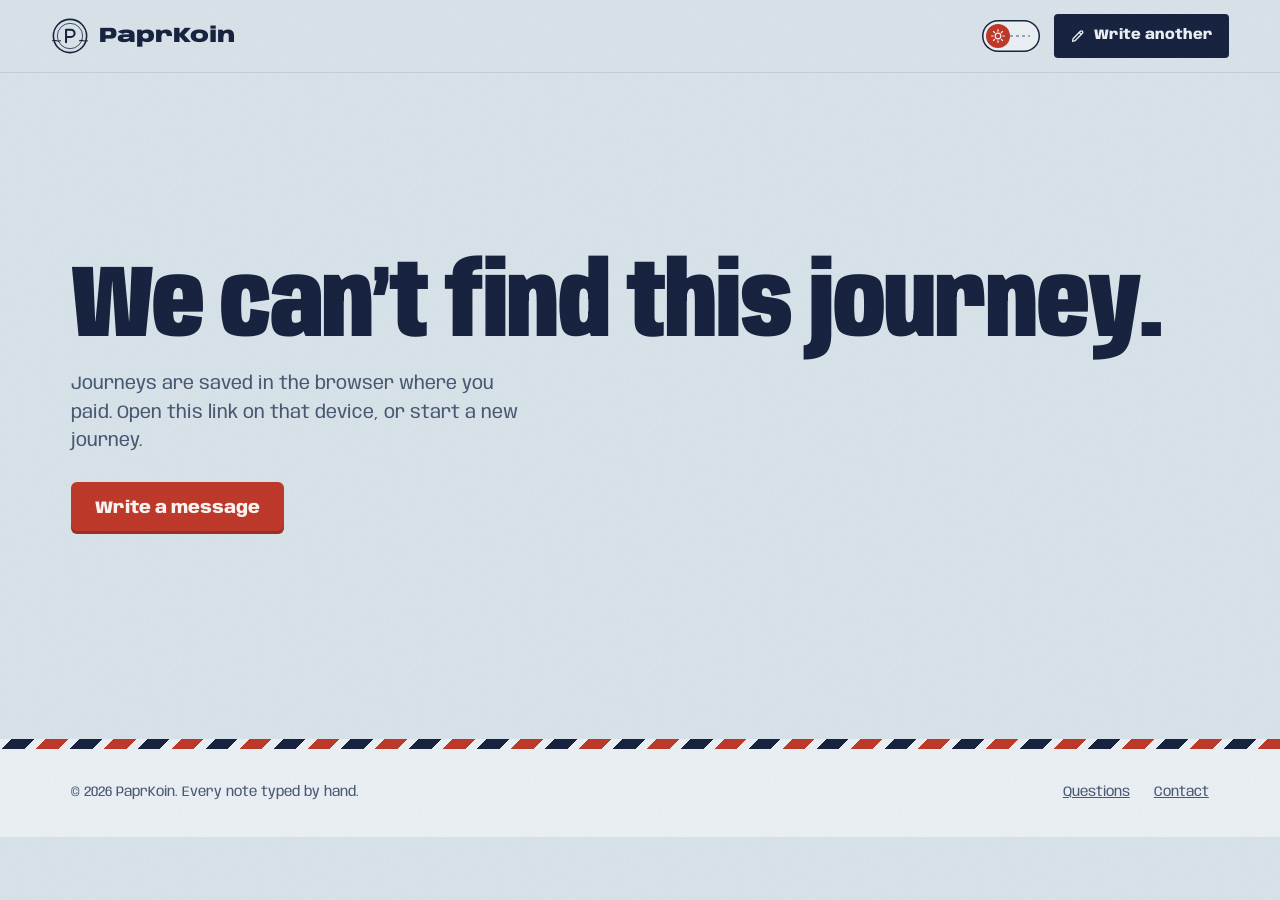
<file: journey.html>
<!doctype html>
<html lang="en" class="no-js">
<head>
  <meta charset="utf-8">
  <meta name="viewport" content="width=device-width, initial-scale=1, viewport-fit=cover">
  <title>Your journey · PaprKoin</title>
  <meta name="description" content="Your PaprKoin journey: a film for every place your words reached, and your certificate.">
  <meta name="robots" content="noindex">
  <meta name="theme-color" content="#DCE6EC">
  <link rel="icon" href="assets/favicon.svg" type="image/svg+xml">
  <link rel="preconnect" href="https://fonts.googleapis.com">
  <link rel="preconnect" href="https://fonts.gstatic.com" crossorigin>
  <link href="https://fonts.googleapis.com/css2?family=Anybody:ital,wdth,wght@0,50..150,100..900;1,50..150,100..900&family=Courier+Prime:ital,wght@0,400;0,700;1,400&display=swap" rel="stylesheet">
  <link rel="stylesheet" href="css/styles.css?v=82">
  <link rel="stylesheet" href="css/journey.css?v=82">
  <script>
    (function () {
      var d = document.documentElement, t = null;
      d.classList.replace('no-js', 'js');
      try { t = localStorage.getItem('pk.theme'); } catch (e) { /* storage blocked */ }
      if (t !== 'light' && t !== 'dark') t = matchMedia('(prefers-color-scheme: dark)').matches ? 'dark' : 'light';
      d.dataset.theme = t;
    })();
  </script>
</head>
<body class="journey-page">
  <a class="skip-link" href="#main">Skip to content</a>
  <div class="paper-grain" aria-hidden="true"></div>

  <header class="nav is-scrolled jr-nav">
    <a href="index.html" class="brand" aria-label="PaprKoin home">
      <svg class="brand-mark" viewBox="0 0 48 48" aria-hidden="true">
        <circle cx="24" cy="24" r="21" fill="none" stroke="currentColor" stroke-width="2"/>
        <circle cx="24" cy="24" r="16" fill="none" stroke="currentColor" stroke-width="1"/>
        <path d="M19 32V16h6.2a4.6 4.6 0 0 1 0 9.2H19" fill="none" stroke="currentColor" stroke-width="2.6" stroke-linecap="round" stroke-linejoin="round"/>
        <path d="M2 30c4-2 6 2 10 0M36 30c4-2 6 2 10 0" fill="none" stroke="currentColor" stroke-width="1.4" stroke-linecap="round"/>
      </svg>
      <span class="brand-word">PaprKoin</span>
    </a>
    <div class="nav-actions">
      <button class="theme-toggle" type="button" data-theme-toggle aria-pressed="false" aria-label="Dark mode">
        <span class="tt-knob" aria-hidden="true">
          <svg class="tt-sun" viewBox="0 0 24 24"><circle cx="12" cy="12" r="4.2"/><path d="M12 2.5v2.2M12 19.3v2.2M2.5 12h2.2M19.3 12h2.2M5.3 5.3l1.6 1.6M17.1 17.1l1.6 1.6M5.3 18.7l1.6-1.6M17.1 6.9l1.6-1.6"/></svg>
          <svg class="tt-moon" viewBox="0 0 24 24"><path d="M19.5 14.6A8 8 0 0 1 9.4 4.5a8 8 0 1 0 10.1 10.1Z"/></svg>
        </span>
      </button>
      <a class="jr-again" href="index.html#home">
        <svg viewBox="0 0 24 24" aria-hidden="true"><path d="M4 20l3.6-1 11-11a2.1 2.1 0 0 0-3-3l-11 11L4 20Z"/><path d="M13.5 6.5l3 3"/></svg>
        <span>Write another</span>
      </a>
    </div>
  </header>

  <main id="main" class="jr">
    <!-- the journey, at a glance -->
    <section class="jr-hero wrap" id="jrHero" hidden>
      <div class="jr-intro">
        <p class="jr-status"><span aria-hidden="true"></span><b id="jrStatus">Delivered</b></p>
        <h1 class="jr-title">Your words arrived.</h1>
        <p class="jr-lede" id="jrLede"></p>
        <a class="jr-jump" href="#jrCert">Get your certificate</a>
      </div>
      <figure class="jr-note">
        <blockquote id="jrNote"></blockquote>
        <figcaption><span id="jrFrom">From your town</span><span id="jrId">PK</span></figcaption>
      </figure>
    </section>

    <!-- one film per destination -->
    <section class="jr-videos wrap" id="jrVideos" aria-labelledby="jrVideosTitle" hidden>
      <div class="jr-head">
        <h2 class="h2" id="jrVideosTitle">Your films</h2>
        <p id="jrVideosLede">One for each place your words reached. Play them here, or save them to keep and share.</p>
      </div>
      <ol class="jv-grid" id="jvGrid"></ol>
    </section>

    <!-- the certificate -->
    <section class="jr-cert wrap" id="jrCert" aria-labelledby="jrCertTitle" hidden>
      <div class="jr-head">
        <h2 class="h2" id="jrCertTitle">Your certificate</h2>
        <p>Proof of the journey, with your name, your words and every place they reached. Print it, frame it, or send it on.</p>
      </div>
      <div class="jr-cert-body">
        <div class="jr-cert-frame"><img id="certImg" alt="" width="2480" height="1754"></div>
        <div class="jr-cert-actions">
          <button class="btn-pay" type="button" id="certPdf"><span>Download certificate (PDF)</span><svg viewBox="0 0 24 24" aria-hidden="true"><path d="M12 4v11M7 10l5 5 5-5M5 20h14"/></svg></button>
          <button class="jr-btn" type="button" id="certPng">Download as an image (PNG)</button>
          <p class="jr-small">A4 landscape, ready to print.</p>
        </div>
      </div>
    </section>

    <!-- nothing to show -->
    <section class="jr-missing wrap" id="jrMissing" hidden>
      <h1 class="jr-title" id="jrMissingTitle">We can’t find this journey.</h1>
      <p id="jrMissingText">Journeys are saved in the browser where you paid. Open this link on that device, or start a new journey.</p>
      <a class="btn-pay jr-start" href="index.html#home"><span>Write a message</span></a>
    </section>
  </main>

  <footer class="jr-foot">
    <div class="ft-airmail" aria-hidden="true"></div>
    <div class="wrap jr-foot-in">
      <p>© 2026 PaprKoin. Every note typed by hand.</p>
      <a href="index.html#faq">Questions</a>
      <a href="index.html#contact">Contact</a>
    </div>
  </footer>

  <div class="toasts" id="toasts" role="status" aria-live="polite"></div>

  <svg class="svg-defs" width="0" height="0" aria-hidden="true" focusable="false">
    <filter id="inkWorn" x="-10%" y="-20%" width="120%" height="140%">
      <feTurbulence type="fractalNoise" baseFrequency="1.4" numOctaves="2" seed="11" result="grain"/>
      <feColorMatrix in="grain" type="matrix" values="0 0 0 0 0  0 0 0 0 0  0 0 0 0 0  0 0 0 -2.4 2.25" result="holes"/>
      <feComposite in="SourceGraphic" in2="holes" operator="in"/>
    </filter>
  </svg>

  <script type="module" src="js/journey.js?v=82"></script>
</body>
</html>
</file>
<file: css/styles.css>
/* ==========================================================================
   PaprKoin — airmail paper, blue-black ink, postmark red
   ========================================================================== */
:root {
  --paper: #dce6ec;      /* onionskin airmail */
  --sheet: #eef3f6;      /* postcard / stamp face */
  --fold: #c3d2dd;       /* shade, creases */
  --ink: #172340;        /* blue-black fountain-pen ink */
  --ink-2: #4b5a75;      /* faded ink */
  --post: #c23a2b;       /* postmark red */
  --post-2: #9e2a1f;

  --f-sans: 'Anybody', 'Arial Narrow', system-ui, sans-serif;
  --f-type: 'Courier Prime', 'Courier New', monospace;

  /* type scale (classical: 12 14 17 21 26 34 48 64 96 144) */
  --t-12: .75rem; --t-14: .875rem; --t-17: 1.0625rem; --t-21: 1.3125rem; --t-26: 1.625rem;
  --t-34: 2.125rem; --t-48: 3rem; --t-64: 4rem;

  --ease: cubic-bezier(.2, .8, .2, 1);
  --spring: cubic-bezier(.34, 1.56, .64, 1);
  --gutter: clamp(16px, 4vw, 56px);
  --maxw: 1240px;
  --nav-h: 72px;
  --on-post: #fff7f3;    /* text on postmark red, both themes */
  --sh: 23 35 64;        /* shadow colour */
  --line: rgb(var(--sh) / .12);
  color-scheme: light;
}
/* night airmail: the same three inks, turned over */
:root[data-theme="dark"] {
  --paper: #0d1526;
  --sheet: #16213a;
  --fold: #2b3a5c;
  --ink: #e4ecf2;
  --ink-2: #9cacc3;
  --post: #e2513d;
  --post-2: #c23a2b;
  --sh: 2 5 14;
  --line: rgba(228, 236, 242, .12);
  color-scheme: dark;
}

*, *::before, *::after { box-sizing: border-box; }
html { -webkit-text-size-adjust: 100%; scroll-padding-top: var(--nav-h); }
html.lenis, html.lenis body { height: auto; }
.lenis.lenis-smooth { scroll-behavior: auto !important; }
body {
  margin: 0; background: var(--paper); color: var(--ink);
  font-family: var(--f-sans); font-size: var(--t-17); line-height: 1.55; font-variation-settings: 'wdth' 100;
  -webkit-font-smoothing: antialiased; overflow-x: hidden;
}
img, svg, canvas { display: block; max-width: 100%; }
a { color: inherit; }
button, select { font: inherit; color: inherit; }
button { background: none; border: 0; padding: 0; cursor: pointer; }
h1, h2, h3, h4, p, ol, ul, blockquote { margin: 0; }
ol, ul { padding: 0; list-style: none; }
::selection { background: var(--ink); color: var(--sheet); }
:focus-visible { outline: 2px solid var(--post); outline-offset: 3px; }
.wrap { width: 100%; max-width: var(--maxw); margin: 0 auto; padding-inline: var(--gutter); }
.sr-only { position: absolute !important; width: 1px; height: 1px; overflow: hidden; clip: rect(0 0 0 0); white-space: nowrap; }
.skip-link { position: fixed; left: 16px; top: -60px; z-index: 200; padding: 10px 14px; background: var(--ink); color: var(--sheet); }
.skip-link:focus { top: 12px; }

.paper-grain {
  position: fixed; inset: 0; z-index: 150; pointer-events: none; mix-blend-mode: multiply; opacity: .22;
  background-image: url("data:image/svg+xml,%3Csvg xmlns='http://www.w3.org/2000/svg' width='240' height='240'%3E%3Cfilter id='n'%3E%3CfeTurbulence type='fractalNoise' baseFrequency='.9' numOctaves='2' stitchTiles='stitch'/%3E%3CfeColorMatrix values='0 0 0 0 .3  0 0 0 0 .36  0 0 0 0 .45  0 0 0 .55 0'/%3E%3C/filter%3E%3Crect width='100%25' height='100%25' filter='url(%23n)'/%3E%3C/svg%3E");
}
[data-theme="dark"] .paper-grain { mix-blend-mode: screen; opacity: .07; }

/* theme switch: the new theme opens out from the toggle */
::view-transition-old(root), ::view-transition-new(root) { animation: none; mix-blend-mode: normal; }

/* 14 · Theme — a sun that sets into a moon */
.theme-toggle {
  position: relative; width: 58px; height: 32px; margin-left: 10px; align-self: center; flex-shrink: 0;
  border-radius: 99px; background: var(--sheet); box-shadow: inset 0 0 0 1.5px var(--ink); transition: background-color .4s;
}
.theme-toggle::before { /* the horizon */
  content: ''; position: absolute; left: 10px; right: 10px; top: 50%; height: 1.5px; margin-top: -.75px;
  background: repeating-linear-gradient(90deg, var(--ink-2) 0 3px, transparent 3px 6px); opacity: .5;
}
.tt-knob {
  position: absolute; left: 4px; top: 4px; width: 24px; height: 24px; border-radius: 50%; display: grid; place-items: center;
  background: var(--post); color: var(--on-post); transition: transform .55s var(--spring), background-color .4s;
}
.tt-knob svg { grid-area: 1 / 1; width: 16px; height: 16px; fill: none; stroke: currentColor; stroke-width: 1.8; stroke-linecap: round; stroke-linejoin: round; transition: opacity .3s, transform .55s var(--spring); }
.tt-moon { fill: currentColor; opacity: 0; transform: rotate(-90deg) scale(.4); }
.theme-toggle[aria-pressed="true"] .tt-knob { transform: translateX(26px); background: var(--ink); color: var(--paper); }
.theme-toggle[aria-pressed="true"] .tt-sun { opacity: 0; transform: rotate(90deg) scale(.4); }
.theme-toggle[aria-pressed="true"] .tt-moon { opacity: 1; transform: none; }
.theme-toggle:hover .tt-knob { box-shadow: 0 0 0 5px color-mix(in srgb, var(--post) 20%, transparent); }
.theme-toggle::after { content: ''; position: absolute; inset: -6px; } /* 44px hit area */
.tt-compact { display: none; margin-left: 0; }

.h2 {
  font-size: clamp(2.6rem, 7vw, 6rem); line-height: .92; font-weight: 800; letter-spacing: -.02em;
  font-variation-settings: 'wdth' 62; text-wrap: balance;
}

.ink-link { color: var(--ink); font-weight: 700; text-decoration: underline; text-decoration-thickness: 2px; text-underline-offset: 4px; text-decoration-color: var(--post); transition: text-underline-offset .3s var(--ease); }
.ink-link:hover { text-underline-offset: 7px; }

/* ==========================================================================
   Buttons — every one is a different postal object
   ========================================================================== */

/* perforation mask shared by stamp-shaped things */
.perf, .stamp {
  --s: 9px; --h: 2.8px;
  -webkit-mask:
    radial-gradient(circle at 50% 0, #0000 var(--h), #000 calc(var(--h) + .6px)) 0 0 / var(--s) 100% repeat-x,
    radial-gradient(circle at 50% 100%, #0000 var(--h), #000 calc(var(--h) + .6px)) 0 0 / var(--s) 100% repeat-x,
    radial-gradient(circle at 0 50%, #0000 var(--h), #000 calc(var(--h) + .6px)) 0 0 / 100% var(--s) repeat-y,
    radial-gradient(circle at 100% 50%, #0000 var(--h), #000 calc(var(--h) + .6px)) 0 0 / 100% var(--s) repeat-y;
  -webkit-mask-composite: source-in;
  mask:
    radial-gradient(circle at 50% 0, #0000 var(--h), #000 calc(var(--h) + .6px)) 0 0 / var(--s) 100% repeat-x,
    radial-gradient(circle at 50% 100%, #0000 var(--h), #000 calc(var(--h) + .6px)) 0 0 / var(--s) 100% repeat-x,
    radial-gradient(circle at 0 50%, #0000 var(--h), #000 calc(var(--h) + .6px)) 0 0 / 100% var(--s) repeat-y,
    radial-gradient(circle at 100% 50%, #0000 var(--h), #000 calc(var(--h) + .6px)) 0 0 / 100% var(--s) repeat-y;
  mask-composite: intersect;
}

/* 1 · Sign up — a postage stamp */
.btn-stamp {
  --s: 8px; --h: 2.4px;
  position: relative; min-height: 46px; padding: 0 22px; display: inline-grid; place-items: center;
  background: var(--post); color: var(--on-post); font-weight: 800; font-size: var(--t-14); letter-spacing: .02em; font-variation-settings: 'wdth' 110;
  transform: rotate(-2deg); transition: transform .45s var(--spring), background-color .2s;
  -webkit-mask:
    radial-gradient(circle at 50% 0, #0000 var(--h), #000 calc(var(--h) + .6px)) 0 0 / var(--s) 100% repeat-x,
    radial-gradient(circle at 50% 100%, #0000 var(--h), #000 calc(var(--h) + .6px)) 0 0 / var(--s) 100% repeat-x,
    radial-gradient(circle at 0 50%, #0000 var(--h), #000 calc(var(--h) + .6px)) 0 0 / 100% var(--s) repeat-y,
    radial-gradient(circle at 100% 50%, #0000 var(--h), #000 calc(var(--h) + .6px)) 0 0 / 100% var(--s) repeat-y;
  -webkit-mask-composite: source-in;
  mask:
    radial-gradient(circle at 50% 0, #0000 var(--h), #000 calc(var(--h) + .6px)) 0 0 / var(--s) 100% repeat-x,
    radial-gradient(circle at 50% 100%, #0000 var(--h), #000 calc(var(--h) + .6px)) 0 0 / var(--s) 100% repeat-x,
    radial-gradient(circle at 0 50%, #0000 var(--h), #000 calc(var(--h) + .6px)) 0 0 / 100% var(--s) repeat-y,
    radial-gradient(circle at 100% 50%, #0000 var(--h), #000 calc(var(--h) + .6px)) 0 0 / 100% var(--s) repeat-y;
  mask-composite: intersect;
}
.btn-stamp::before { content: ''; position: absolute; inset: 6px; border: 1px solid rgba(238, 243, 246, .6); pointer-events: none; }
.btn-stamp:hover { transform: rotate(3deg) scale(1.06); }
.btn-stamp:active { transform: rotate(0) scale(.96); background: var(--post-2); }

/* 1b · Sign in — a slip of paper with a dog-eared corner, set on an ink shadow */
@property --dog { syntax: '<length>'; inherits: true; initial-value: 12px; }
.btn-signin {
  --dog: 12px; --shadow: var(--ink);
  position: relative; display: inline-block; min-height: 44px;
  filter: drop-shadow(3px 3px 0 var(--shadow));
  transition: transform .4s var(--spring), filter .25s, --dog .4s var(--spring);
}
.bs-paper {
  position: relative; display: inline-flex; align-items: center; gap: 8px; height: 44px; padding: 0 22px 0 14px;
  background: var(--sheet); color: var(--ink); box-shadow: inset 0 0 0 1.5px var(--ink);
  font-weight: 800; font-size: var(--t-14); font-variation-settings: 'wdth' 105;
  clip-path: polygon(0 0, calc(100% - var(--dog)) 0, 100% var(--dog), 100% 100%, 0 100%);
}
.bs-paper::after { /* the folded-down corner */
  content: ''; position: absolute; top: 0; right: 0; width: var(--dog); height: var(--dog); box-sizing: border-box;
  border-left: 1.5px solid var(--ink); border-bottom: 1.5px solid var(--ink);
  background: linear-gradient(45deg, var(--fold) 0 calc(50% - 1px), var(--ink) calc(50% - 1px) calc(50% + .6px), transparent calc(50% + .6px));
}
.bs-key { width: 18px; height: 18px; fill: none; stroke: var(--post); stroke-width: 2; stroke-linecap: round; transition: transform .5s var(--spring); }
.btn-signin:hover { --dog: 18px; --shadow: var(--post); transform: translate(-2px, -2px); filter: drop-shadow(5px 5px 0 var(--shadow)); }
.btn-signin:hover .bs-key { transform: rotate(-35deg); }
.btn-signin:active { transform: translate(2px, 2px); filter: drop-shadow(1px 1px 0 var(--shadow)); transition-duration: .1s; }
.btn-signin:focus-visible { outline: 2px solid var(--post); outline-offset: 5px; }
/* 2 · Log in — a pen stroke draws underneath */
.btn-pen { position: relative; min-height: 44px; padding: 0 6px; font-weight: 700; font-size: var(--t-14); font-variation-settings: 'wdth' 100; }
.btn-pen svg { position: absolute; left: 0; right: 0; bottom: 6px; width: 100%; height: 8px; fill: none; stroke: var(--post); stroke-width: 2.2; stroke-linecap: round; stroke-dasharray: 90; stroke-dashoffset: 90; transition: stroke-dashoffset .5s var(--ease); }
.btn-pen:hover svg, .btn-pen:focus-visible svg { stroke-dashoffset: 0; }

/* 3 · Go and 4 · Write another live with the encrypted console below */

/* 5 · Start free — a dashed tear-off coupon */
.btn-coupon {
  position: relative; width: 100%; min-height: 54px; font-weight: 700; font-variation-settings: 'wdth' 100;
  border: 2px dashed var(--ink); background: transparent; transition: background-color .25s, color .25s;
}
.btn-coupon::before { content: ''; position: absolute; left: -14px; top: 50%; width: 10px; height: 10px; margin-top: -5px; border-right: 2px solid var(--ink); border-bottom: 2px solid var(--ink); transform: rotate(-45deg) scale(0); transition: transform .3s var(--spring); }
.btn-coupon:hover { background: var(--ink); color: var(--sheet); border-style: solid; }

/* 6 · Become a Voyager — a letterpress block with a hard red shadow */
.btn-press {
  width: 100%; min-height: 54px; font-weight: 800; font-variation-settings: 'wdth' 100;
  color: var(--sheet); background: var(--ink); box-shadow: 6px 6px 0 var(--post);
  transition: transform .15s var(--ease), box-shadow .15s var(--ease);
}
.btn-press:hover { transform: translate(-2px, -2px); box-shadow: 8px 8px 0 var(--post); }
.btn-press:active { transform: translate(6px, 6px); box-shadow: 0 0 0 var(--post); }

/* 7 · Become a Patron — an engraved double frame */
.btn-engraved {
  width: 100%; min-height: 54px; font-weight: 700; font-style: italic; font-variation-settings: 'wdth' 100;
  border: 1.5px solid var(--ink); outline: 1px solid var(--ink); outline-offset: 3px; background: transparent;
  transition: outline-offset .3s var(--ease), background-color .25s, color .25s;
}
.btn-engraved:hover { outline-offset: 7px; background: var(--sheet); }
.btn-engraved:focus-visible { outline: 2px solid var(--post); }

/* 8 · Send message — an envelope whose flap closes */
.btn-envelope {
  position: relative; width: 100%; min-height: 64px; overflow: hidden; perspective: 400px;
  color: var(--sheet); background: var(--ink); font-weight: 800; font-variation-settings: 'wdth' 110;
}
.env-flap { position: absolute; inset: 0 0 auto 0; height: 60%; background: color-mix(in srgb, var(--ink) 82%, var(--paper)); clip-path: polygon(0 0, 100% 0, 50% 100%); transform-origin: 50% 0; transform: rotateX(180deg); transition: transform .5s var(--ease); }
.env-text { position: relative; display: inline-block; transition: transform .5s var(--ease); }
.btn-envelope:hover .env-flap, .btn-envelope:focus-visible .env-flap { transform: rotateX(0deg); }
.btn-envelope:hover .env-text { transform: translateY(8px); }

/* 9 · Email — a luggage tag that swings */
.btn-tag {
  display: inline-flex; align-items: center; gap: 14px; min-height: 56px; padding: 0 22px 0 20px; margin-top: 32px;
  background: var(--sheet); color: var(--ink); clip-path: polygon(18px 0, 100% 0, 100% 100%, 18px 100%, 0 50%);
  transform-origin: 0 50%; transition: transform .6s var(--spring);
}
.btn-tag:hover { transform: rotate(-3deg); }
.tag-hole { width: 9px; height: 9px; border-radius: 50%; background: var(--paper); box-shadow: inset 0 0 0 1.5px var(--ink-2); margin-left: 6px; }
.tag-text { font-family: var(--f-type); font-size: var(--t-17); }
.tag-hint { font-size: var(--t-12); font-weight: 700; color: var(--post); }

/* 10 · Auth submit — a typewriter carriage bar */
.btn-carriage {
  position: relative; width: 100%; min-height: 54px; margin-top: 8px; overflow: hidden; color: var(--sheet); background: var(--ink); font-weight: 800; font-variation-settings: 'wdth' 100;
}
.btn-carriage::after { content: ''; position: absolute; left: 0; bottom: 0; height: 4px; width: 100%; background: var(--post); transform: scaleX(0); transform-origin: 0 50%; transition: transform .45s var(--ease); }
.btn-carriage span { position: relative; display: inline-block; transition: transform .45s var(--ease); }
.btn-carriage:hover::after { transform: scaleX(1); }
.btn-carriage:hover span { transform: translateX(10px); }

/* 11 · Back to top — a paper plane */
.btn-plane { display: inline-flex; align-items: center; gap: 10px; min-height: 44px; font-weight: 700; font-size: var(--t-14); }
.btn-plane svg { width: 26px; height: 26px; fill: var(--sheet); stroke: var(--ink); stroke-width: 1.6; stroke-linejoin: round; transition: transform .6s var(--ease); }
.btn-plane:hover svg { transform: translate(6px, -10px) rotate(-12deg); }

/* ==========================================================================
   Nav
   ========================================================================== */
.nav {
  position: fixed; inset: 0 0 auto 0; z-index: 100; height: var(--nav-h);
  display: flex; align-items: center; gap: 28px; padding-inline: var(--gutter);
  transition: background-color .3s, box-shadow .3s, transform .5s var(--ease);
}
.nav.is-scrolled { background: color-mix(in srgb, var(--paper) 90%, transparent); -webkit-backdrop-filter: blur(10px); backdrop-filter: blur(10px); box-shadow: 0 1px 0 var(--fold); }
.nav.is-hidden { transform: translateY(-100%); }
.brand { display: inline-flex; align-items: center; gap: 10px; text-decoration: none; min-height: 44px; flex-shrink: 0; }
.brand-mark { width: 38px; height: 38px; color: var(--ink); transition: transform .8s var(--ease); }
.brand:hover .brand-mark { transform: rotate(-24deg); }
.brand-word { font-size: var(--t-21); font-weight: 900; letter-spacing: -.01em; font-variation-settings: 'wdth' 125; }
.nav-links { display: flex; gap: 4px; margin-inline: auto; }
.nav-links a { position: relative; padding: 12px 10px; font-size: var(--t-14); font-weight: 600; text-decoration: none; color: var(--ink-2); transition: color .2s; }
.nav-links a:hover, .nav-links a.is-active { color: var(--ink); }
.nav-links a::after { content: ''; position: absolute; left: 50%; bottom: 4px; width: 6px; height: 6px; margin-left: -3px; border-radius: 50%; background: var(--post); transform: scale(0); transition: transform .35s var(--spring); }
.nav-links a.is-active::after { transform: scale(1); }
.nav-actions { display: flex; align-items: center; gap: 14px; flex-shrink: 0; }

.nav-burger { display: none; position: relative; width: 44px; height: 44px; }
.nav-burger span { position: absolute; left: 10px; right: 10px; height: 2px; background: var(--ink); transition: transform .4s var(--ease), top .4s var(--ease); }
.nav-burger span:first-child { top: 17px; }
.nav-burger span:last-child { top: 25px; }
.nav-burger[aria-expanded="true"] span:first-child { top: 21px; transform: rotate(45deg); }
.nav-burger[aria-expanded="true"] span:last-child { top: 21px; transform: rotate(-45deg); }

.mobile-menu { position: fixed; inset: 0; z-index: 99; padding: calc(var(--nav-h) + 20px) var(--gutter) 32px; background: var(--paper); display: flex; flex-direction: column; justify-content: space-between; overflow-y: auto; }
.mobile-menu[hidden] { display: none; }
.mobile-menu nav { display: flex; flex-direction: column; }
.mobile-menu nav a { font-size: clamp(2.2rem, 11vw, 3.4rem); font-weight: 800; line-height: 1.15; font-variation-settings: 'wdth' 70; text-decoration: none; padding: 6px 0; border-bottom: 1.5px dashed var(--fold); }
.mobile-menu-actions { display: flex; align-items: center; gap: 22px; margin-top: 32px; }

@media (max-width: 1139px) {
  .nav-links { display: none; }
  .nav-burger { display: inline-block; }
  .nav-actions { margin-left: auto; }
  .tt-compact { display: inline-block; }
}
@media (max-width: 520px) { .nav-actions .btn-signin { display: none; } .acct-name { display: none; } }

/* signed in or out: only the matching controls show */
:root:not([data-signed-in="true"]) .signed-in { display: none !important; }
:root[data-signed-in="true"] .signed-out { display: none !important; }

/* account chip — a round passport photo with the first name beside it */
.acct { position: relative; }
.acct-chip { display: flex; align-items: center; gap: 9px; min-height: 44px; padding: 4px 14px 4px 4px; border-radius: 999px; background: var(--sheet); box-shadow: inset 0 0 0 1.5px var(--fold); font-weight: 700; font-size: var(--t-14); transition: box-shadow .2s; }
.acct-chip:hover, .acct-chip[aria-expanded="true"] { box-shadow: inset 0 0 0 1.5px var(--ink); }
.acct-av { position: relative; display: grid; place-items: center; width: 34px; height: 34px; border-radius: 50%; overflow: hidden; background: var(--post); color: var(--on-post); font-weight: 900; font-size: var(--t-14); box-shadow: 0 0 0 2px var(--sheet), 0 0 0 3.5px var(--post); }
.acct-av img { position: absolute; inset: 0; width: 100%; height: 100%; object-fit: cover; }
.acct-name { max-width: 10ch; overflow: hidden; text-overflow: ellipsis; white-space: nowrap; }
@media (max-width: 520px) { .acct-chip { padding: 4px; } }
.acct-menu {
  position: absolute; right: 0; top: calc(100% + 10px); z-index: 5; width: min(280px, calc(100vw - 32px)); padding: 16px; border-radius: 6px;
  background: var(--sheet); box-shadow: 0 24px 48px -24px rgb(var(--sh) / .6), 0 0 0 1px color-mix(in srgb, var(--ink) 10%, transparent);
  transform-origin: top right; animation: acctIn .3s var(--spring);
}
@keyframes acctIn { from { opacity: 0; transform: translateY(-6px) scale(.97); } }
.acct-who { display: grid; gap: 2px; padding-bottom: 14px; margin-bottom: 8px; border-bottom: 1.5px dashed var(--fold); }
.acct-who b { font-size: var(--t-16); overflow: hidden; text-overflow: ellipsis; }
.acct-who span { font-size: var(--t-12); color: var(--ink-2); overflow: hidden; text-overflow: ellipsis; }
.acct-via { margin-top: 4px; color: var(--post) !important; font-weight: 700; }
.acct-out { width: 100%; min-height: 44px; border-radius: 4px; font-weight: 700; font-size: var(--t-14); text-align: left; padding: 0 10px; transition: background-color .2s; }
.acct-out:hover { background: var(--paper); }
.mm-who { font-size: var(--t-14); color: var(--ink-2); }

/* ==========================================================================
   Hero — the earth, then the encrypted note
   ========================================================================== */
.hero { position: relative; height: 320vh; }
.hero-sticky { position: sticky; top: 0; height: 100vh; height: 100svh; overflow-x: clip; }
/* the headline sits in front of the globe so no word is ever hidden */
/* one centred headline above the globe; the globe renders below it (see globe.js frameCamera) */
.hero-title {
  position: absolute; z-index: 3; left: 0; right: 0; top: calc(var(--nav-h) + 1.5vh); padding-inline: var(--gutter);
  pointer-events: none; text-align: center; font-weight: 900; line-height: .86; letter-spacing: -.035em;
}
.ht {
  display: block; font-size: min(5.4vw, 9.4vh, 6.6rem); font-variation-settings: 'wdth' var(--wd, 130);
  white-space: nowrap; will-change: transform; text-shadow: 0 0 22px color-mix(in srgb, var(--paper) 70%, transparent);
}
.ht-2 { color: var(--post); }

.globe-stage { position: absolute; inset: 0; z-index: 2; }
.globe-stage canvas { width: 100%; height: 100%; }
.globe-labels { position: absolute; inset: 0; pointer-events: none; overflow: hidden; }
.globe-fallback { display: none; }
.no-webgl .globe-fallback { display: block; position: absolute; left: 50%; top: 50%; width: min(62vh, 80vw); aspect-ratio: 1; transform: translate(-50%, -50%); border-radius: 50%; background: radial-gradient(circle at 35% 30%, var(--sheet), var(--fold)); box-shadow: inset 0 0 0 2px var(--ink); }

/* lock-on marker over the visitor's town */
.lockon { position: absolute; left: 0; top: 0; width: 0; height: 0; pointer-events: none; color: var(--post); }
.lockon[data-visible="false"] { visibility: hidden; }
.lo-reticle { position: absolute; left: -60px; top: -60px; width: 120px; height: 120px; max-width: none; overflow: visible; opacity: 0; }
.lo-brackets { fill: none; stroke: currentColor; stroke-width: 3.5; stroke-linecap: square; }
.lo-ticks { fill: none; stroke: currentColor; stroke-width: 2; }
.lo-ring { fill: none; stroke: currentColor; stroke-width: 1.5; stroke-dasharray: 4 5; transform-origin: 0 0; animation: spinRing 6s linear infinite; }
@keyframes spinRing { to { transform: rotate(360deg); } }
.lo-label {
  position: absolute; left: 58px; top: -50px; display: flex; flex-direction: column; gap: 2px; padding: 8px 12px; white-space: nowrap;
  background: var(--ink); color: var(--sheet); opacity: 0; transform: translateX(-10px); transition: opacity .35s .3s, transform .5s .3s var(--ease);
}
.lo-city { font-weight: 800; font-size: var(--t-17); font-variation-settings: 'wdth' 90; }
.lo-coords { font-family: var(--f-type); font-size: var(--t-12); opacity: .8; }
.lockon.is-stamped .lo-reticle { animation: lockIn .7s var(--ease) forwards; }
.lockon.is-stamped .lo-label { opacity: 1; transform: none; }
@keyframes lockIn { 0% { opacity: 0; transform: scale(2.4) rotate(45deg); } 70% { opacity: 1; transform: scale(.92) rotate(0deg); } 100% { opacity: 1; transform: scale(1); } }

.hero-status {
  position: absolute; z-index: 3; left: 0; right: 0; bottom: 3.5vh; padding-inline: var(--gutter);
  display: flex; flex-wrap: wrap; justify-content: center; align-items: center; gap: 10px 26px;
}
.locate { display: inline-flex; align-items: center; gap: 10px; font-family: var(--f-type); font-size: var(--t-17); }
.locate-dot { width: 10px; height: 10px; border-radius: 50%; background: var(--post); animation: blinkDot 1.1s steps(2) infinite; }
.locate.is-found .locate-dot { animation: none; }
@keyframes blinkDot { 50% { opacity: .15; } }
.scroll-hint { display: inline-flex; align-items: center; gap: 8px; font-weight: 700; font-size: var(--t-14); }
.scroll-hint svg { width: 12px; height: 18px; fill: none; stroke: currentColor; stroke-width: 2; stroke-linecap: round; stroke-linejoin: round; animation: nudge 1.6s var(--ease) infinite; }
@keyframes nudge { 0%, 100% { transform: translateY(-2px); } 50% { transform: translateY(4px); } }

/* 12 · Use my exact location — a crosshair that turns */
.btn-exact {
  display: inline-flex; align-items: center; gap: 8px; min-height: 40px; padding: 0 14px 0 10px;
  font-size: var(--t-14); font-weight: 700; color: var(--ink); background: var(--sheet); box-shadow: inset 0 0 0 1.5px var(--ink);
  transition: background-color .2s, color .2s;
}
.btn-exact svg { width: 18px; height: 18px; fill: none; stroke: currentColor; stroke-width: 1.8; transition: transform .6s var(--ease); }
.btn-exact:hover { background: var(--ink); color: var(--sheet); }
.btn-exact:hover svg { transform: rotate(90deg); }
.btn-exact.is-busy svg { animation: spinRing 1s linear infinite; }
.btn-exact[hidden] { display: none; }

/* ==========================================================================
   The message box — one sheet of writing paper, sealed as you type.
   It keeps the same look from the first letter to the last; typing only
   unfolds the seal line and the route below it.
   ========================================================================== */
@property --rim-a { syntax: '<angle>'; initial-value: 0deg; inherits: false; }

.cipher {
  --rim: color-mix(in srgb, var(--ink) 16%, transparent);
  position: absolute; z-index: 4; left: 50%; bottom: max(24px, 3.5vh); width: min(780px, calc(100% - 2 * var(--gutter)));
  transform: translate(-50%, var(--pc-y, 120%)); perspective: 1600px;
  transition: translate .9s .5s var(--ease);
}
.cx-card { position: relative; transform-style: preserve-3d; transition: transform .8s var(--ease); }
.cx-card.is-flipped { transform: rotateY(180deg); }
.cx-face {
  position: relative; color: var(--ink); border: 1.5px solid transparent; border-radius: 6px;
  background: linear-gradient(var(--sheet), var(--sheet)) padding-box, linear-gradient(var(--rim), var(--rim)) border-box;
  box-shadow:
    0 1px 0 0 color-mix(in srgb, #fff 40%, transparent) inset,
    0 70px 120px -60px rgb(var(--sh) / .6),
    0 26px 44px -28px rgb(var(--sh) / .35);
  backface-visibility: hidden; -webkit-backface-visibility: hidden;
  transition: box-shadow .5s var(--ease);
}
/* a single red light orbits the edge while you write, like the trails on the globe */
.cipher:focus-within .cx-front {
  background:
    linear-gradient(var(--sheet), var(--sheet)) padding-box,
    conic-gradient(from var(--rim-a), var(--rim) 0 58%, color-mix(in srgb, var(--post) 60%, transparent) 72%, var(--post) 80%, #ffc2b6 82%, var(--rim) 90%) border-box;
  animation: rimOrbit 5s linear infinite;
  box-shadow:
    0 1px 0 0 color-mix(in srgb, #fff 40%, transparent) inset,
    0 0 0 6px color-mix(in srgb, var(--post) 7%, transparent),
    0 70px 120px -60px rgb(var(--sh) / .65),
    0 26px 44px -28px rgb(var(--sh) / .35);
}
@keyframes rimOrbit { to { --rim-a: 360deg; } }
/* red registration corners */
.cx-face::before {
  content: ''; position: absolute; inset: 9px; pointer-events: none; background-repeat: no-repeat; opacity: .85;
  background-image: linear-gradient(var(--post), var(--post)), linear-gradient(var(--post), var(--post)), linear-gradient(var(--post), var(--post)), linear-gradient(var(--post), var(--post)),
                    linear-gradient(var(--post), var(--post)), linear-gradient(var(--post), var(--post)), linear-gradient(var(--post), var(--post)), linear-gradient(var(--post), var(--post));
  background-size: 12px 1.5px, 1.5px 12px, 12px 1.5px, 1.5px 12px, 12px 1.5px, 1.5px 12px, 12px 1.5px, 1.5px 12px;
  background-position: 0 0, 0 0, 100% 0, 100% 0, 0 100%, 0 100%, 100% 100%, 100% 100%;
}
.cx-front { padding: 26px 32px 22px; }

/* header */
.cx-head { display: grid; grid-template-columns: auto minmax(0, 1fr) auto; gap: 16px; align-items: start; }
.cx-seal {
  width: 44px; height: 44px; border-radius: 50%; display: grid; place-items: center; flex-shrink: 0;
  background: var(--paper); box-shadow: inset 0 0 0 1px var(--fold), 0 0 0 4px var(--sheet), 0 0 0 5px color-mix(in srgb, var(--post) 35%, transparent);
}
.cx-seal svg { width: 20px; height: 20px; fill: none; stroke: var(--post); stroke-width: 1.8; stroke-linecap: round; }
.cx-title { display: block; font-weight: 800; font-size: clamp(1.55rem, 2.3vw, 2.1rem); line-height: 1; letter-spacing: -.01em; font-variation-settings: 'wdth' 74; cursor: text; }
.cx-sub { margin-top: 7px; font-size: var(--t-14); line-height: 1.45; color: var(--ink-2); max-width: 60ch; }
.cx-key {
  display: flex; flex-direction: column; align-items: flex-end; gap: 2px; padding: 6px 0 0; white-space: nowrap;
  font-size: var(--t-12); color: var(--ink-2);
}
.cx-key-k { font-weight: 700; }
.cx-key-v { font-family: var(--f-type); font-size: var(--t-14); color: var(--ink); letter-spacing: .06em; }

/* the writing field: ruled lines that scroll with the text */
.cx-field { position: relative; margin-top: 18px; --fs: clamp(1.2rem, 1.75vw, 1.5rem); }
.cx-field textarea {
  display: block; width: 100%; height: calc(var(--fs) * 1.6 * 4 + 8px); resize: none; padding: 4px 64px 4px 0; border: 0; outline: 0; border-radius: 0;
  font-family: var(--f-type); font-size: var(--fs); line-height: 1.6; color: var(--ink); caret-color: var(--post);
  background: repeating-linear-gradient(to bottom, transparent 0 calc(1.6em - 1px), var(--line) calc(1.6em - 1px) 1.6em) 0 4px / 100% 100%;
  background-attachment: local;
}
.cx-field textarea:focus-visible { outline: none; }
.cx-field textarea::selection { background: color-mix(in srgb, var(--post) 25%, transparent); color: var(--ink); }
.cx-prompt {
  position: absolute; left: 0; right: 64px; top: 4px; pointer-events: none;
  font-family: var(--f-type); font-size: var(--fs); line-height: 1.6; color: color-mix(in srgb, var(--ink) 38%, transparent);
}
.cx-caret { display: inline-block; width: .5em; height: 1.1em; margin-left: 2px; vertical-align: -.18em; background: var(--post); animation: blinkDot 1s steps(2) infinite; }
.cipher:not(.is-idle) .cx-prompt { display: none; }

/* character ring */
.cx-count { position: absolute; right: 0; bottom: 6px; width: 50px; height: 50px; display: grid; place-items: center; }
.cx-ring { position: absolute; inset: 0; width: 100%; height: 100%; transform: rotate(-90deg); overflow: visible; }
.cx-ring circle { fill: none; stroke-width: 2.4; }
.ring-bg { stroke: var(--fold); }
.ring-fg { stroke: var(--ink); stroke-linecap: round; stroke-dasharray: 200; stroke-dashoffset: 200; transition: stroke-dashoffset .3s var(--ease), stroke .3s; }
.cx-count b { position: relative; font-family: var(--f-type); font-size: var(--t-14); color: var(--ink); transition: color .2s; }
.cx-count.is-low .ring-fg { stroke: var(--post); }
.cx-count.is-low b { color: var(--post); }
.cx-count.bump { animation: bump .25s var(--ease); }
@keyframes bump { 50% { transform: translateX(4px); } }

.cx-field.is-blocked textarea { background-color: color-mix(in srgb, var(--post) 6%, transparent); }
.cx-warn {
  position: absolute; left: 0; right: 64px; bottom: 6px; padding: 8px 12px; font-size: var(--t-14); font-weight: 700; border-radius: 3px;
  color: var(--on-post); background: var(--post); opacity: 0; transform: translateY(6px); pointer-events: none; transition: opacity .2s, transform .3s var(--spring);
}
.cx-field.is-blocked .cx-warn { opacity: 1; transform: none; }

/* meta line */
.cx-meta { display: flex; align-items: center; justify-content: space-between; gap: 16px; margin-top: 12px; min-height: 22px; font-size: var(--t-12); color: var(--ink-2); }
.cx-start { display: inline-flex; align-items: center; gap: 9px; font-weight: 700; font-size: var(--t-14); color: var(--ink); }
.cx-start i { width: 8px; height: 8px; border-radius: 50%; background: var(--post); animation: livePulse 1.8s ease-out infinite; }
@keyframes livePulse { 0% { box-shadow: 0 0 0 0 rgba(194, 58, 43, .55); } 80%, 100% { box-shadow: 0 0 0 9px rgba(194, 58, 43, 0); } }
.cx-kbd { display: inline-flex; align-items: center; gap: 4px; white-space: nowrap; }
.cx-kbd kbd { font-family: var(--f-type); font-size: 11px; padding: 1px 6px; border-radius: 3px; color: var(--ink); background: var(--paper); box-shadow: inset 0 0 0 1px var(--fold), 0 1.5px 0 var(--fold); }
.cipher.is-idle .cx-rule, .cipher.is-idle .cx-kbd { display: none; }
.cipher:not(.is-idle) .cx-start { display: none; }

/* everything below unfolds on the first keystroke */
.cx-more { display: grid; grid-template-rows: 1fr; transition: grid-template-rows .7s var(--ease), opacity .5s .1s; }
.cx-more-in { /* the sealed strip and the Go seal share one row; padding leaves room for the Go key's ring */
  min-height: 0; overflow: hidden; padding: 0 10px 12px; margin: 0 -10px -12px;
  display: grid; grid-template-columns: minmax(0, 1fr) auto; align-items: center; column-gap: 18px;
}
.cipher.is-idle .cx-more { grid-template-rows: 0fr; opacity: 0; }

.cx-sealed {
  display: grid; grid-template-columns: auto minmax(0, 1fr); align-items: center; gap: 14px; margin-top: 14px; padding: 9px 14px;
  border-radius: 4px; background: var(--paper); box-shadow: inset 0 0 0 1px color-mix(in srgb, var(--fold) 70%, transparent);
}
.cx-sealed-k { display: inline-flex; align-items: center; gap: 6px; font-size: var(--t-12); font-weight: 800; color: var(--post); }
.cx-sealed-k svg { width: 14px; height: 14px; fill: none; stroke: currentColor; stroke-width: 2; stroke-linecap: round; }
.cx-cipher {
  display: flex; justify-content: flex-end; overflow: hidden; white-space: nowrap; margin: 0; min-height: 1.5em;
  font-family: var(--f-type); font-size: var(--t-14); line-height: 1.5; letter-spacing: .05em; color: var(--ink-2);
  -webkit-mask-image: linear-gradient(90deg, transparent, #000 22%); mask-image: linear-gradient(90deg, transparent, #000 22%);
}
.cx-cipher .hot { color: var(--post); }

/* the send row: just the Go seal, set to the right */
.cx-route { display: flex; justify-content: flex-end; align-items: center; margin-top: 14px; }
@keyframes wire { to { stroke-dashoffset: -16; } }

/* 3 · Go — a wax seal that presses down */
.btn-key {
  position: relative; width: 78px; height: 78px; border-radius: 50%; flex-shrink: 0; display: grid; place-items: center;
  background: radial-gradient(circle at 50% 30%, #e26a57, var(--post) 56%, var(--post-2));
  box-shadow: 0 0 0 4px var(--sheet), 0 0 0 5.5px color-mix(in srgb, var(--post) 45%, transparent), 0 6px 0 4px #6e1e14, 0 18px 26px -6px rgba(158, 42, 31, .55);
  transition: transform .12s var(--ease), box-shadow .12s var(--ease), filter .2s;
}
.btn-key::before { content: ''; position: absolute; inset: 8px; border-radius: 50%; border: 1px dashed rgba(255, 247, 243, .5); transition: transform .8s var(--ease); }
.key-cap { position: relative; font-weight: 900; font-size: var(--t-26); font-variation-settings: 'wdth' 120; color: var(--on-post); line-height: 1; }
.btn-key:hover { filter: brightness(1.07); }
.btn-key:hover::before { transform: rotate(90deg); }
.btn-key:active, .btn-key.is-pressing { transform: translateY(5px); box-shadow: 0 0 0 4px var(--sheet), 0 0 0 5.5px color-mix(in srgb, var(--post) 45%, transparent), 0 1px 0 4px #6e1e14, 0 6px 12px -6px rgba(158, 42, 31, .5); }
.btn-key:disabled { cursor: not-allowed; background: var(--paper); box-shadow: inset 0 0 0 1.5px var(--fold); filter: none; transform: none; }
.btn-key:disabled::before { border-color: var(--fold); }
.btn-key:disabled .key-cap { color: var(--ink-2); opacity: .6; }

/* sent side */
.cx-back { position: absolute; inset: 0; transform: rotateY(180deg); display: grid; grid-template-columns: auto minmax(0, 1fr); align-items: start; align-content: start; gap: 30px; padding: 30px 44px; }
.cipher.is-sent { translate: 0 calc(100% - 220px); } /* tucks down so the globe and its lights stay in view */
.cx-back[hidden] { display: none; }
.sent-lock svg { width: 92px; height: 92px; fill: none; stroke: var(--post); stroke-width: 3; stroke-linecap: round; stroke-linejoin: round; overflow: visible; }
.sent-lock .shackle { transform-origin: 43px 28px; transform: translateY(-7px) rotate(28deg); transition: transform .5s .7s var(--spring); }
.cx-card.is-flipped .sent-lock .shackle { transform: none; }
.sent-lock .tick { stroke-dasharray: 32; stroke-dashoffset: 32; }
.cx-card.is-flipped .sent-lock .tick { animation: drawIn .5s 1.1s var(--ease) forwards; }
@keyframes drawIn { to { stroke-dashoffset: 0; } }
.sent-body { display: flex; flex-direction: column; gap: 10px; align-items: flex-start; min-width: 0; }
.sent-status { font-weight: 800; font-size: var(--t-26); font-variation-settings: 'wdth' 80; line-height: 1.1; }
.sent-route { font-size: var(--t-14); color: var(--ink-2); }
.sent-route span { color: var(--ink); font-weight: 700; }
.sent-cipher { font-family: var(--f-type); font-size: var(--t-12); line-height: 1.5; letter-spacing: .05em; color: var(--ink-2); word-break: break-all; max-height: 3em; overflow: hidden; max-width: 64ch; }

/* 4 · Write another — a bracketed command */
.btn-again {
  min-height: 44px; padding: 0 16px; border-radius: 3px; font-family: var(--f-type); font-size: var(--t-14); color: var(--ink);
  box-shadow: inset 0 0 0 1px var(--fold); transition: background-color .2s, color .2s, box-shadow .2s;
}
.btn-again::before { content: '[ '; color: var(--post); }
.btn-again::after { content: ' ]'; color: var(--post); }
.btn-again:hover { background: var(--ink); color: var(--sheet); box-shadow: none; }

@media (max-height: 800px) and (min-width: 900px) {
  .cx-front { padding-block: 20px 16px; }
  .cx-field { --fs: 1.15rem; margin-top: 12px; }
  .cx-field textarea { height: calc(var(--fs) * 1.6 * 3 + 8px); }
}

@media (max-width: 899px) {
  .hero { height: 280vh; }
  .ht { font-size: min(10.2vw, 4.4rem); }
  .hero-status { flex-direction: column; gap: 8px; bottom: 3vh; }
  .cipher { bottom: 10px; width: calc(100% - 20px); }
  .cx-front { padding: 18px 16px 14px; }
  .cx-head { grid-template-columns: auto minmax(0, 1fr); gap: 12px; }
  .cx-seal { width: 36px; height: 36px; }
  .cx-seal svg { width: 17px; height: 17px; }
  .cx-sub { font-size: 13px; }
  .cx-key, .cx-kbd, .cx-rule { display: none; }
  .cipher:not(.is-idle) .cx-meta { display: none; }
  .cx-field { --fs: 1.1rem; margin-top: 12px; }
  .cx-field textarea { height: calc(var(--fs) * 1.6 * 4 + 8px); padding-right: 52px; }
  .cx-prompt { right: 52px; }
  .cx-count { width: 42px; height: 42px; }
  .cx-route { margin-top: 12px; }
  .cx-route .btn-key { width: 64px; height: 64px; }
  .cx-back { grid-template-columns: minmax(0, 1fr); padding: 20px; gap: 10px; }
  .cipher.is-sent { translate: 0 calc(100% - 240px); }
  .sent-lock { display: none; }
  .lo-label { left: 0; top: 58px; translate: -50% 0; align-items: center; }
}

/* ==========================================================================
   How it works — an airmail route drawn as you scroll
   ========================================================================== */
.how { padding: clamp(80px, 10vw, 140px) 0; }
.how .h2 { max-width: none; white-space: nowrap; }
.route { position: relative; margin-top: clamp(48px, 6vw, 80px); }
.route-svg { position: absolute; inset: 0; width: 100%; height: 100%; overflow: visible; pointer-events: none; }
.route-ghost { fill: none; stroke: var(--fold); stroke-width: 2; stroke-dasharray: 2 8; stroke-linecap: round; }
.route-ink { fill: none; stroke: var(--ink); stroke-width: 2.4; stroke-dasharray: 10 9; stroke-linecap: round; }
.route-env { position: absolute; left: 0; top: 0; width: 40px; height: 28px; margin: -14px 0 0 -20px; pointer-events: none; z-index: 2; }
.route-env { display: grid; place-items: center; }
.route-dot { width: 14px; height: 14px; border-radius: 50%; background: var(--post); box-shadow: 0 0 0 4px rgba(194, 58, 43, .2), 0 0 18px 4px rgba(194, 58, 43, .45); }
.route-steps { position: relative; display: flex; flex-direction: column; gap: clamp(90px, 14vw, 180px); padding: 40px 0 20px; }
.rstep { display: grid; grid-template-columns: auto 1fr; gap: 22px; align-items: start; width: min(440px, 100%); }
.rstep:nth-child(even) { margin-left: auto; }
.rstep-n { font-size: clamp(4rem, 8vw, 6.5rem); line-height: .8; font-weight: 900; font-variation-settings: 'wdth' 50; color: transparent; -webkit-text-stroke: 2px var(--ink); transition: color .4s var(--ease); }
.rstep.is-reached .rstep-n { color: var(--post); -webkit-text-stroke-color: var(--post); }
.rstep h3 { font-size: var(--t-26); font-weight: 800; font-variation-settings: 'wdth' 85; line-height: 1.1; margin-bottom: 8px; }
.rstep p { color: var(--ink-2); max-width: 34ch; }
.rstep > div { background: var(--paper); padding: 4px 8px 8px 0; }


/* ==========================================================================
   Destinations — a night screening room, rows picked from where you are
   ========================================================================== */
.dests {
  /* always the night palette, in either theme */
  --paper: #0b1323; --sheet: #142039; --fold: #26355a; --ink: #e8eff4; --ink-2: #98a9c1; --post: #e2513d; --post-2: #c23a2b; --sh: 0 3 10;
  position: relative; padding: clamp(80px, 10vw, 130px) 0 clamp(60px, 8vw, 110px);
  background: var(--paper); color: var(--ink); overflow: hidden;
}
.dests-head { display: flex; justify-content: space-between; align-items: flex-end; gap: 16px 40px; flex-wrap: wrap; margin-bottom: clamp(28px, 4vw, 48px); }
.dests-head p { max-width: 44ch; color: var(--ink-2); }
.dests-head strong { color: var(--ink); }
.dests-tools { display: flex; flex-direction: column; gap: 12px; width: min(460px, 100%); }

/* search — a lit slot in the night panel; "/" jumps here */
.dsearch { position: relative; display: flex; align-items: center; }
.dsearch-ico { position: absolute; left: 20px; width: 18px; height: 18px; fill: none; stroke: var(--ink-2); stroke-width: 2; stroke-linecap: round; pointer-events: none; transition: stroke .2s; }
.dsearch input {
  width: 100%; height: 52px; padding: 0 52px 0 50px; border: 0; border-radius: 999px; outline: 0;
  font: inherit; font-size: var(--t-16, 1rem); font-weight: 600; color: var(--ink);
  background: rgba(232, 239, 244, .06); box-shadow: inset 0 0 0 1.5px rgba(232, 239, 244, .16);
  transition: box-shadow .2s, background-color .2s;
}
.dsearch input::placeholder { color: rgba(152, 169, 193, .9); font-weight: 500; }
.dsearch input::-webkit-search-cancel-button { display: none; }
.dsearch input:hover { box-shadow: inset 0 0 0 1.5px rgba(232, 239, 244, .3); }
.dsearch input:focus { background: rgba(232, 239, 244, .09); box-shadow: inset 0 0 0 1.5px var(--post), 0 0 0 4px rgba(226, 81, 61, .22); }
.dsearch:focus-within .dsearch-ico { stroke: var(--ink); }
.dsearch-clear { position: absolute; right: 5px; display: grid; place-items: center; width: 42px; height: 42px; border-radius: 50%; color: var(--ink-2); }
.dsearch-clear:hover { color: var(--ink); background: rgba(232, 239, 244, .08); }
.dsearch-clear[hidden] { display: none; }
.dsearch-clear svg { width: 16px; height: 16px; fill: none; stroke: currentColor; stroke-width: 2.2; stroke-linecap: round; }

/* your picks, from every category */
.dpicked { display: flex; flex-wrap: wrap; gap: 6px; }
.dpicked[hidden] { display: none; }
.dpick-chip {
  display: inline-flex; align-items: center; gap: 6px; min-height: 32px; padding: 0 8px 0 12px; border-radius: 999px;
  font-size: var(--t-12); font-weight: 800; color: var(--on-post, #fff7f3); background: var(--post); animation: chipIn .35s var(--spring);
  transition: background-color .2s;
}
.dpick-chip svg { width: 14px; height: 14px; fill: none; stroke: currentColor; stroke-width: 2.4; stroke-linecap: round; opacity: .8; }
.dpick-chip:hover { background: var(--post-2); }
.dpick-chip:hover svg { opacity: 1; }
@keyframes chipIn { from { opacity: 0; transform: scale(.7); } }

/* category chips */
.dfilters { display: flex; gap: 8px; margin-top: calc(-1 * clamp(10px, 2vw, 24px)); margin-bottom: clamp(20px, 3vw, 32px); overflow-x: auto; scrollbar-width: none; padding-block: 4px; }
.dfilters::-webkit-scrollbar { display: none; }
.dchip {
  flex: none; display: inline-flex; align-items: center; gap: 8px; min-height: 38px; padding: 0 14px; border-radius: 999px; white-space: nowrap;
  font-size: var(--t-14); font-weight: 700; color: var(--ink-2); box-shadow: inset 0 0 0 1.5px rgba(232, 239, 244, .16);
  transition: color .2s, background-color .2s, box-shadow .2s;
}
.dchip span { font-family: var(--f-type); font-size: 11px; font-weight: 700; opacity: .7; }
.dchip:hover { color: var(--ink); box-shadow: inset 0 0 0 1.5px rgba(232, 239, 244, .4); }
.dchip[aria-pressed="true"] { color: #0b1323; background: #e8eff4; box-shadow: none; }
.dchip:focus-visible { outline: 2px solid var(--post); outline-offset: 2px; }

/* search results and a single category lay out as a grid */
.dresults[hidden] { display: none; }
.dests.is-searching .bill, .drows[hidden], .drow[hidden] { display: none; }
.dresults .drow-title { color: var(--ink-2); font-size: var(--t-17); }
.dgrid, .drows.is-filtered .drow-track {
  display: grid; grid-template-columns: repeat(auto-fill, minmax(220px, 1fr)); gap: 14px;
  padding: 18px var(--gutter) 26px; max-width: var(--maxw); margin-inline: auto; overflow: visible;
}
.dgrid .dcard, .drows.is-filtered .dcard:not(.is-top) { width: 100%; }
.drows.is-filtered .drow-arrow { display: none; }
.drows.is-filtered .drow-track > li { scroll-snap-align: none; }

/* billboard */
.bill { position: relative; min-height: clamp(420px, 68vh, 680px); display: flex; align-items: flex-end; isolation: isolate; }
.bill-media { position: absolute; inset: 0; z-index: -1; overflow: hidden; background: radial-gradient(120% 90% at 80% 20%, #1c2c50, var(--paper) 70%); }
.bill-media img { width: 100%; height: 100%; object-fit: cover; opacity: 0; transform: scale(1.08); transition: opacity .9s var(--ease); }
.bill-media img.is-in { opacity: 1; animation: kenBurns 18s var(--ease) forwards; }
@keyframes kenBurns { from { transform: scale(1.08); } to { transform: scale(1); } }
.bill-media::after {
  content: ''; position: absolute; inset: 0;
  background:
    linear-gradient(90deg, var(--paper) 0%, color-mix(in srgb, var(--paper) 82%, transparent) 30%, transparent 68%),
    linear-gradient(0deg, var(--paper) 0%, color-mix(in srgb, var(--paper) 40%, transparent) 26%, transparent 55%);
}
.bill-copy { padding-bottom: clamp(36px, 6vh, 72px); }
.bill-copy > * { max-width: 560px; }
.bill-tag { display: inline-flex; align-items: center; gap: 10px; font-weight: 700; font-size: var(--t-14); color: var(--ink); }
.bill-tag::before { content: ''; width: 22px; height: 3px; background: var(--post); }
.bill-name {
  margin-top: 14px; font-size: clamp(3rem, 7.4vw, 7rem); line-height: .86; font-weight: 900; letter-spacing: -.025em;
  font-variation-settings: 'wdth' 58; text-wrap: balance; text-shadow: 0 4px 30px rgba(0, 0, 0, .35);
}
.bill-meta { display: flex; flex-wrap: wrap; gap: 8px; margin-top: 18px; }
.bill-meta li { padding: 4px 10px; font-size: var(--t-12); font-weight: 700; border-radius: 3px; background: rgba(232, 239, 244, .1); box-shadow: inset 0 0 0 1px rgba(232, 239, 244, .16); }
.bill-meta li:first-child { background: var(--post); color: var(--on-post); box-shadow: none; }
.bill-blurb { margin-top: 16px; font-size: clamp(1.05rem, 1.4vw, 1.25rem); line-height: 1.5; color: color-mix(in srgb, var(--ink) 88%, transparent); max-width: 46ch; }
.bill-actions { display: flex; flex-wrap: wrap; gap: 12px; margin-top: 26px; }
.bill.is-swapping .bill-copy > * { animation: billIn .7s var(--ease) both; }
.bill.is-swapping .bill-copy > :nth-child(2) { animation-delay: .05s; }
.bill.is-swapping .bill-copy > :nth-child(3) { animation-delay: .1s; }
.bill.is-swapping .bill-copy > :nth-child(4) { animation-delay: .14s; }
.bill.is-swapping .bill-copy > :nth-child(5) { animation-delay: .18s; }
@keyframes billIn { from { opacity: 0; transform: translateY(14px); } }

/* 15 · Write a message here — a solid white screening button */
.btn-play {
  display: inline-flex; align-items: center; gap: 10px; min-height: 52px; padding: 0 24px 0 20px; border-radius: 4px;
  font-weight: 800; font-size: var(--t-17); color: #0b1323; background: #f4f7f9; transition: background-color .2s, transform .2s var(--ease);
}
.btn-play svg { width: 20px; height: 20px; fill: none; stroke: currentColor; stroke-width: 2; stroke-linejoin: round; transition: transform .4s var(--spring); }
.btn-play:hover { background: #fff; transform: translateY(-1px); }
.btn-play:hover svg { transform: rotate(-12deg) translate(1px, -1px); }
.btn-play:disabled { opacity: .5; cursor: not-allowed; transform: none; }
/* 16 · Show another — a frosted pill whose chevron slides */
.btn-next {
  display: inline-flex; align-items: center; gap: 8px; min-height: 52px; padding: 0 18px 0 22px; border-radius: 4px;
  font-weight: 700; font-size: var(--t-17); color: var(--ink); background: rgba(152, 169, 193, .22);
  -webkit-backdrop-filter: blur(8px); backdrop-filter: blur(8px); transition: background-color .2s;
}
.btn-next svg { width: 18px; height: 18px; fill: none; stroke: currentColor; stroke-width: 2.2; stroke-linecap: round; stroke-linejoin: round; transition: transform .35s var(--ease); }
.btn-next:hover { background: rgba(152, 169, 193, .34); }
.btn-next:hover svg { transform: translateX(4px); }

/* rows */
.drows { position: relative; z-index: 1; display: flex; flex-direction: column; gap: clamp(26px, 3.4vw, 44px); margin-top: clamp(8px, 2vw, 24px); }
.drow-title { padding-inline: var(--gutter); max-width: calc(var(--maxw)); margin-inline: auto; width: 100%; font-size: var(--t-21); font-weight: 800; font-variation-settings: 'wdth' 85; }
.drow-view { position: relative; }
.drow-track {
  display: flex; gap: 12px; overflow-x: auto; overscroll-behavior-x: contain; scroll-snap-type: x proximity; scrollbar-width: none;
  padding: 18px var(--gutter) 26px; scroll-padding-inline: var(--gutter);
}
.drow-track::-webkit-scrollbar { display: none; }
@media (min-width: 1240px) { .drow-track { padding-inline: max(var(--gutter), calc((100vw - var(--maxw)) / 2 + var(--gutter))); scroll-padding-inline: max(var(--gutter), calc((100vw - var(--maxw)) / 2 + var(--gutter))); } }
.drow-track > li { flex: 0 0 auto; scroll-snap-align: start; }

.drow-arrow {
  position: absolute; z-index: 3; top: 18px; bottom: 26px; width: 56px; display: grid; place-items: center;
  color: var(--ink); opacity: 0; transition: opacity .25s, background-color .2s;
}
.drow-arrow.is-prev { left: 0; background: linear-gradient(90deg, var(--paper), transparent); }
.drow-arrow.is-next { right: 0; background: linear-gradient(-90deg, var(--paper), transparent); }
.drow-arrow svg { width: 26px; height: 26px; fill: none; stroke: currentColor; stroke-width: 2.4; stroke-linecap: round; stroke-linejoin: round; transition: transform .3s var(--ease); }
.drow-arrow:hover svg { transform: scale(1.25); }
.drow-view:hover .drow-arrow:not([disabled]), .drow-arrow:focus-visible { opacity: 1; }
.drow-arrow[disabled] { pointer-events: none; }
@media (hover: none) { .drow-arrow { display: none; } }

/* card */
.dcard {
  position: relative; display: block; width: clamp(220px, 21vw, 300px); text-align: left; border-radius: 5px; color: var(--ink);
  transition: transform .45s var(--ease), box-shadow .45s var(--ease); transform-origin: 50% 60%;
}
.dcard-img { position: relative; display: block; aspect-ratio: 16 / 10; overflow: hidden; border-radius: 5px; background: var(--sheet); }
.dcard-img img { width: 100%; height: 100%; object-fit: cover; opacity: 0; transition: opacity .6s, transform .8s var(--ease); }
.dcard-img img.is-in { opacity: 1; }
.dcard-img::after { content: ''; position: absolute; inset: 0; background: linear-gradient(0deg, rgba(5, 9, 18, .88) 0%, rgba(5, 9, 18, .2) 48%, transparent 70%); }
/* no photo yet: a typeset poster in the metal of the place */
.dcard-img[data-kind] { background: linear-gradient(150deg, var(--k1), var(--k2)); }
.dcard-img[data-kind="sacred"] { --k1: #3a2a55; --k2: #121a33; }
.dcard-img[data-kind="nature"] { --k1: #1d4a4a; --k2: #0e1d2c; }
.dcard-img[data-kind="wonder"] { --k1: #5a3a22; --k2: #1a1626; }
.dcard-img[data-kind="landmark"] { --k1: #2b3d66; --k2: #10182d; }
.dcard-img[data-kind="peace"] { --k1: #4a2430; --k2: #141a30; }
.dcard-img[data-kind="beyond"] { --k1: #1a1a3c; --k2: #05070f; }
.dcard-ini { position: absolute; right: 12px; top: 6px; font-size: 4.4rem; font-weight: 900; line-height: 1; font-variation-settings: 'wdth' 50; color: rgba(232, 239, 244, .12); }
.dcard-copy { position: absolute; left: 14px; right: 14px; bottom: 12px; z-index: 1; display: flex; flex-direction: column; gap: 1px; }
.dcard-copy b { font-size: var(--t-17); font-weight: 800; line-height: 1.15; font-variation-settings: 'wdth' 88; }
.dcard-copy span { font-size: var(--t-12); color: rgba(232, 239, 244, .75); }
.dcard-km { display: block; max-height: 0; overflow: hidden; opacity: 0; font-family: var(--f-type); font-size: var(--t-12); color: #ffb3a6; transition: max-height .4s var(--ease), opacity .3s; }
.dcard-soon { position: absolute; left: 12px; top: 12px; z-index: 1; padding: 3px 8px; border-radius: 3px; font-size: 11px; font-weight: 800; color: var(--on-post); background: var(--post); }
.dcard[aria-current="true"] .dcard-img { box-shadow: inset 0 0 0 2px var(--post); }
.dcard[aria-current="true"] .dcard-img::before { content: 'Showing'; position: absolute; z-index: 2; right: 10px; top: 10px; padding: 2px 8px; border-radius: 3px; font-size: 11px; font-weight: 800; color: #0b1323; background: #f4f7f9; }
@media (hover: hover) {
  .dcard:hover { transform: scale(1.07); z-index: 2; box-shadow: 0 24px 40px -18px rgba(0, 0, 0, .8); }
  .dcard:hover .dcard-img img { transform: scale(1.04); }
  .dcard:hover .dcard-km { max-height: 2em; opacity: 1; }
}
.dcard:focus-visible .dcard-km { max-height: 2em; opacity: 1; }

/* Top 10: big outlined rank numbers beside portrait posters */
.dcard.is-top { display: flex; align-items: flex-end; width: auto; }
.dcard-rank {
  flex-shrink: 0; margin-right: -12px; font-size: clamp(7rem, 11vw, 10rem); line-height: .74; font-weight: 900; letter-spacing: -.06em;
  font-variation-settings: 'wdth' 78; color: var(--paper); -webkit-text-stroke: 3px #5f7094; paint-order: stroke fill;
  transition: -webkit-text-stroke-color .3s;
}
.dcard.is-top:hover .dcard-rank { -webkit-text-stroke-color: var(--post); }
.dcard.is-top .dcard-img { width: clamp(130px, 11vw, 160px); aspect-ratio: 2 / 3; }
.dcard.is-top .dcard-copy b { font-size: var(--t-14); }
.dcard.is-top .dcard-km { white-space: nowrap; text-overflow: ellipsis; }

@media (max-width: 899px) {
  .bill { min-height: 0; flex-direction: column; align-items: stretch; }
  .bill-media { position: relative; z-index: 0; height: 52vw; min-height: 240px; }
  .bill-media::after { inset: -2px 0 -2px; background: linear-gradient(0deg, var(--paper) 4%, transparent 60%); }
  .bill-copy { margin-top: -64px; position: relative; padding-bottom: 8px; }
  .dcard { width: 64vw; max-width: 280px; }
  .dcard.is-top .dcard-img { width: 34vw; max-width: 150px; }
  .dcard-rank { font-size: 6.2rem; -webkit-text-stroke-width: 2.4px; }
  .dcard-km { max-height: 2em; opacity: 1; }
}

/* ==========================================================================
   Koin Plan — one tear-off coupon sheet
   ========================================================================== */
.plan { padding: clamp(80px, 10vw, 140px) 0; }
.plan-title { margin-bottom: clamp(32px, 4vw, 56px); }

/* one sheet: the shared title on top, a tear line, then four coupons */
.plan-group { position: relative; background: var(--sheet); box-shadow: 0 40px 80px -46px rgb(var(--sh) / .55); }
.plan-group-head {
  display: flex; justify-content: space-between; align-items: flex-end; gap: 14px 48px; flex-wrap: wrap;
  padding: clamp(28px, 3.6vw, 52px) clamp(24px, 2.6vw, 36px) clamp(22px, 2.6vw, 34px);
}
.plan-group-head h3 { font-size: clamp(2rem, 3.8vw, 3.6rem); font-weight: 900; line-height: .94; letter-spacing: -.015em; font-variation-settings: 'wdth' 64; max-width: 24ch; text-wrap: balance; }
.plan-group-head p { color: var(--ink-2); max-width: 36ch; font-size: var(--t-17); }
.plan-tear { position: relative; height: 22px; margin-inline: 0; }
.plan-tear::before { content: ''; position: absolute; left: 22px; right: 22px; top: 50%; height: 2px; margin-top: -1px; background: radial-gradient(circle, var(--fold) 1.2px, transparent 1.6px) 0 0 / 9px 2px repeat-x; }
.plan-tear::after {
  content: ''; position: absolute; left: -11px; right: -11px; top: 0; bottom: 0; pointer-events: none;
  background: radial-gradient(circle at 11px 50%, var(--paper) 10.5px, transparent 11px), radial-gradient(circle at calc(100% - 11px) 50%, var(--paper) 10.5px, transparent 11px);
}

.coupon { display: grid; grid-template-columns: repeat(4, minmax(0, 1fr)); }
.cp { position: relative; padding: clamp(24px, 2.6vw, 36px); display: flex; flex-direction: column; min-width: 0; }
.cp + .cp::before {
  content: ''; position: absolute; left: -1px; top: 18px; bottom: 18px; width: 2px;
  background: radial-gradient(circle, var(--fold) 1.2px, transparent 1.6px) 0 0 / 2px 9px repeat-y;
}

/* the coin itself — the metal is the information */
.coin {
  width: 56px; height: 56px; border-radius: 50%; display: grid; place-items: center; margin-bottom: 22px;
  font-weight: 900; font-size: var(--t-21); font-variation-settings: 'wdth' 110; color: rgb(var(--sh) / .55);
  background: radial-gradient(circle at 34% 28%, var(--c1), var(--c2) 55%, var(--c3));
  box-shadow: inset 0 0 0 3px rgba(255, 255, 255, .28), inset 0 0 0 5px rgb(var(--sh) / .12), 0 6px 14px -6px rgb(var(--sh) / .45);
  transition: transform .7s var(--spring);
}
.cp:hover .coin { transform: rotateY(180deg); }
.cp[data-coin="copper"] { --c1: #f1b58e; --c2: #b8703f; --c3: #7a4222; }
.cp[data-coin="silver"] { --c1: #ffffff; --c2: #bcc6cf; --c3: #7f8b96; }
.cp[data-coin="gold"]   { --c1: #fff0b3; --c2: #d9a93c; --c3: #94691a; }
.cp[data-coin="legend"] { --c1: #3b4a6e; --c2: #172340; --c3: #0b1226; background: var(--paper); }
.cp[data-coin="legend"] .coin { color: #eef3f6; box-shadow: inset 0 0 0 3px var(--post), inset 0 0 0 5px rgba(238, 243, 246, .25), 0 6px 14px -6px rgb(var(--sh) / .6); }
.cp[data-coin="legend"] h4 { color: var(--post); }
.coin svg { width: 26px; height: 26px; fill: #f2c14e; stroke: #f2c14e; stroke-width: 1.4; stroke-linejoin: round; }

.cp h4 { font-size: clamp(2rem, 2.6vw, 2.6rem); font-weight: 900; line-height: .92; font-variation-settings: 'wdth' 62; }
.cp-for { color: var(--ink-2); margin-top: 8px; min-height: 3.1em; line-height: 1.55; }
@media (max-width: 639px) { .cp-for { min-height: 0; } }
.cp-price { display: flex; align-items: flex-start; gap: 3px; margin-top: 24px; }
.cp-price .cur { font-size: var(--t-21); font-weight: 700; margin-top: 6px; }
.cp-price .amt { font-size: clamp(3rem, 4.2vw, 4.4rem); line-height: .85; font-weight: 900; font-variation-settings: 'wdth' 72; font-variant-numeric: tabular-nums lining-nums; }
.cp ul { margin: 24px 0 28px; flex: 1; display: flex; flex-direction: column; gap: 10px; }
.cp li { position: relative; padding-left: 22px; }
.cp li::before { content: ''; position: absolute; left: 0; top: .62em; width: 12px; height: 2px; background: var(--ink); }
.cp li strong { font-weight: 800; }

/* 13 · Choose Legend — a red bar whose inner frame opens out to the edges */
.btn-legend {
  position: relative; width: 100%; min-height: 54px; font-weight: 800; font-variation-settings: 'wdth' 100;
  color: var(--on-post); background: var(--post); transition: background-color .25s;
}
.btn-legend::before { content: ''; position: absolute; inset: 6px; border: 1px solid rgba(238, 243, 246, .7); transition: inset .35s var(--ease); }
.btn-legend:hover { background: var(--post-2); }
.btn-legend:hover::before { inset: 2px; }
.btn-legend span { position: relative; }

@media (max-width: 1099px) {
  .coupon { grid-template-columns: repeat(2, minmax(0, 1fr)); }
  .cp:nth-child(odd)::before, .cp:nth-child(odd)::after { display: none; }
  .cp:nth-child(n+3) { background-image: radial-gradient(circle, var(--fold) 1.2px, transparent 1.6px); background-size: 9px 2px; background-repeat: repeat-x; background-position: 0 0; }
}
@media (max-width: 639px) {
  .coupon { grid-template-columns: minmax(0, 1fr); }
  .cp + .cp::before { display: block; left: 18px; right: 18px; top: -1px; bottom: auto; width: auto; height: 2px; background: radial-gradient(circle, var(--fold) 1.2px, transparent 1.6px) 0 0 / 9px 2px repeat-x; }
  .cp + .cp::after { display: none; }
  .cp:nth-child(n+3) { background-image: none; }
}

/* ==========================================================================
   About — a typed letter
   ========================================================================== */
.about { padding: clamp(80px, 10vw, 140px) 0; }
.about-grid { display: grid; grid-template-columns: minmax(0, 4fr) minmax(0, 7fr); gap: clamp(32px, 6vw, 96px); align-items: start; }
.about-grid .h2 { max-width: 7ch; }
.letter {
  position: relative; padding: clamp(32px, 5vw, 64px); background: var(--sheet); rotate: -.6deg;
  font-family: var(--f-type); font-size: clamp(1.05rem, 1.4vw, 1.25rem); line-height: 1.7;
  box-shadow: 0 30px 60px -40px rgb(var(--sh) / .55);
}
.letter::after { content: ''; position: absolute; left: 0; right: 0; top: 52%; height: 1px; background: linear-gradient(90deg, transparent, var(--fold) 10%, var(--fold) 90%, transparent); }
.letter p { max-width: 60ch; }
.letter p + p { margin-top: 1.1em; }
.letter-lead { font-family: var(--f-sans); font-weight: 800; font-size: clamp(1.5rem, 2.4vw, 2.1rem); line-height: 1.12; font-variation-settings: 'wdth' 80; color: var(--post); margin-bottom: .4em; }
@media (max-width: 899px) { .about-grid { grid-template-columns: 1fr; } }

/* the word "message", rubber-stamped onto the letter in red ink */
.svg-defs { position: absolute; width: 0; height: 0; overflow: hidden; }
.ink-stamp { position: relative; display: inline-block; margin: 0 .12em; vertical-align: -.08em; rotate: -7deg; }
.ink-stamp-in {
  display: inline-block; padding: .08em .42em .02em; border-radius: 3px;
  font-family: var(--f-sans); font-weight: 900; font-size: 1.18em; line-height: 1.15; letter-spacing: .07em; text-transform: uppercase; font-variation-settings: 'wdth' 82;
  color: var(--post); border: .16em solid currentColor; box-shadow: inset 0 0 0 .09em var(--sheet), inset 0 0 0 .15em currentColor;
  filter: url(#inkWorn); mix-blend-mode: multiply; opacity: .92;
}
:root[data-theme="dark"] .ink-stamp-in { mix-blend-mode: normal; }
/* ink squeezed out on impact */
.ink-stamp::after {
  content: ''; position: absolute; inset: -.3em -.4em; border-radius: 6px; pointer-events: none; opacity: 0;
  background: radial-gradient(closest-side, color-mix(in srgb, var(--post) 22%, transparent), transparent);
}
.ink-stamp.is-ready .ink-stamp-in { opacity: 0; transform: translateY(-.5em) scale(2.4) rotate(-10deg); }
.ink-stamp.is-stamped .ink-stamp-in { animation: stampDown .62s cubic-bezier(.5, 0, .75, 0) forwards, stampSettle .5s .62s var(--spring) forwards; }
.ink-stamp.is-stamped::after { animation: inkBloom .9s .5s var(--ease) both; }
.letter.is-thud { animation: thud .38s .5s var(--ease); }
@keyframes stampDown {
  0% { opacity: 0; transform: translateY(-.5em) scale(2.4) rotate(-10deg); }
  70% { opacity: .55; }
  100% { opacity: .92; transform: translateY(0) scale(.96) rotate(0deg); }
}
@keyframes stampSettle { from { opacity: .92; transform: scale(.96); } to { opacity: .92; transform: scale(1); } }
@keyframes inkBloom { 0% { opacity: 0; transform: scale(.7); } 30% { opacity: 1; } 100% { opacity: 0; transform: scale(1.25); } }
@keyframes thud { 0%, 100% { translate: 0 0; } 30% { translate: 0 3px; } 60% { translate: 0 -1px; } }

/* ==========================================================================
   FAQ
   ========================================================================== */
.faq { padding: clamp(80px, 10vw, 140px) 0; }
.faq-grid { display: grid; grid-template-columns: minmax(0, 4fr) minmax(0, 7fr); gap: clamp(32px, 6vw, 96px); align-items: start; }
.faq-head { position: sticky; top: calc(var(--nav-h) + 32px); }
.faq-head p { margin-top: 20px; color: var(--ink-2); max-width: 30ch; }
.qa { border-bottom: 1.5px dashed var(--fold); }
.qa:first-child { border-top: 1.5px dashed var(--fold); }
.qa h3 { font: inherit; }
.qa button { width: 100%; display: flex; justify-content: space-between; align-items: center; gap: 20px; padding: 22px 0; text-align: left; font-size: var(--t-21); font-weight: 700; line-height: 1.25; font-variation-settings: 'wdth' 90; }
.qa-ico { position: relative; flex-shrink: 0; width: 28px; height: 28px; }
.qa-ico::before, .qa-ico::after { content: ''; position: absolute; left: 4px; right: 4px; top: 13px; height: 2px; background: var(--ink); transition: transform .45s var(--spring), background-color .3s; }
.qa-ico::after { transform: rotate(90deg); }
.qa button[aria-expanded="true"] .qa-ico::before { transform: rotate(45deg); background: var(--post); }
.qa button[aria-expanded="true"] .qa-ico::after { transform: rotate(135deg); background: var(--post); }
.qa-panel { display: grid; grid-template-rows: 0fr; transition: grid-template-rows .45s var(--ease); }
.qa-panel > div { overflow: hidden; }
.qa-panel p { padding: 0 48px 24px 0; color: var(--ink-2); max-width: 60ch; }
.qa.is-open .qa-panel { grid-template-rows: 1fr; }
@media (max-width: 899px) { .faq-grid { grid-template-columns: 1fr; } .faq-head { position: static; } }

/* ==========================================================================
   Contact
   ========================================================================== */
.contact { padding: clamp(80px, 10vw, 140px) 0; }
.contact-grid { display: grid; grid-template-columns: minmax(0, 5fr) minmax(0, 6fr); gap: clamp(40px, 6vw, 96px); align-items: start; }
.contact-copy p { margin-top: 20px; color: var(--ink-2); max-width: 36ch; }
.contact-form { display: flex; flex-direction: column; gap: 22px; padding: clamp(24px, 4vw, 44px); background: var(--sheet); }
.field { position: relative; display: flex; flex-direction: column; gap: 4px; }
.field label { font-size: var(--t-14); font-weight: 700; color: var(--ink-2); }
.field input, .field textarea {
  width: 100%; padding: 8px 0; border: 0; border-bottom: 1.5px solid var(--ink-2); border-radius: 0; outline: 0; resize: vertical;
  font-family: var(--f-type); font-size: var(--t-17); color: var(--ink); background: transparent; transition: border-color .2s;
}
.field textarea { min-height: 120px; background: repeating-linear-gradient(to bottom, transparent 0 31px, var(--fold) 31px 32px); background-attachment: local; line-height: 32px; }
.field input:focus, .field textarea:focus { border-bottom-color: var(--post); }
.field.has-error input, .field.has-error textarea { border-bottom-color: var(--post); }
.field-err { font-size: var(--t-14); font-weight: 700; color: var(--post); }
.field-err:empty { display: none; }
.has-toggle input { padding-right: 64px; }
.pass-toggle { position: absolute; right: 0; top: 22px; min-height: 40px; padding: 0 4px; font-size: var(--t-14); font-weight: 700; color: var(--ink-2); }
.pass-toggle[aria-pressed="true"] { color: var(--post); }
@media (max-width: 899px) { .contact-grid { grid-template-columns: 1fr; } }

/* ==========================================================================
   Footer
   ========================================================================== */
/* the back of the envelope: airmail edge, what PaprKoin is, the Koin rates, and a postmark sign-off */
.footer { position: relative; padding-bottom: 24px; background: var(--sheet); overflow: hidden; }
.ft-airmail {
  height: 10px;
  background: repeating-linear-gradient(-45deg, var(--post) 0 16px, transparent 16px 24px, var(--ink) 24px 40px, transparent 40px 48px);
}
.ft-top { display: grid; grid-template-columns: minmax(0, 1.15fr) minmax(0, 1fr) minmax(0, 1fr); gap: clamp(32px, 5vw, 72px); padding-top: clamp(56px, 7vw, 92px); align-items: start; }
.ft-h { font-size: var(--t-14); font-weight: 800; color: var(--ink); margin-bottom: 14px; font-variation-settings: 'wdth' 100; }

.ft-logo { display: inline-flex; align-items: center; gap: 10px; text-decoration: none; color: var(--ink); font-weight: 900; font-size: 1.5rem; font-variation-settings: 'wdth' 125; }
.ft-logo .brand-mark { width: 40px; height: 40px; }
.ft-pitch { margin: 18px 0 22px; max-width: 30ch; font-size: clamp(1.1rem, 1.5vw, 1.3rem); font-weight: 600; line-height: 1.35; color: var(--ink); }
.ft-write {
  position: relative; display: inline-flex; align-items: center; gap: 10px; min-height: 48px; padding: 0 20px; border-radius: 4px; overflow: hidden;
  color: var(--sheet); background: var(--ink); font-weight: 800; font-size: var(--t-14);
  transition: transform .2s var(--ease);
}
.ft-write::after { content: ''; position: absolute; left: 0; bottom: 0; width: 100%; height: 3px; background: var(--post); transform: scaleX(0); transform-origin: 0 50%; transition: transform .45s var(--ease); }
.ft-write svg { width: 18px; height: 18px; fill: none; stroke: currentColor; stroke-width: 2; stroke-linejoin: round; transition: transform .45s var(--spring); }
.ft-write:hover::after { transform: scaleX(1); }
.ft-write:hover svg { transform: rotate(-14deg) translate(1px, -1px); }
.ft-write:active { transform: translateY(1px); }
.ft-promise { display: flex; align-items: flex-start; gap: 8px; margin-top: 18px; max-width: 36ch; font-size: var(--t-12); line-height: 1.5; color: var(--ink-2); }
.ft-promise svg { flex: none; width: 16px; height: 16px; margin-top: 1px; fill: none; stroke: var(--post); stroke-width: 1.8; stroke-linejoin: round; }

/* rate card, like the postage table on a post office wall */
.ft-rates { padding: 18px 18px 14px; border-radius: 6px; background: var(--paper); box-shadow: inset 0 0 0 1px var(--fold); }
.ft-rates ul { display: flex; flex-direction: column; }
.ft-rates li + li { border-top: 1.5px dashed var(--fold); }
.ft-rates button {
  display: grid; grid-template-columns: 24px auto minmax(0, 1fr) auto; align-items: center; gap: 10px; width: 100%; min-height: 48px; padding: 0 6px;
  text-align: left; border-radius: 4px; color: var(--ink); transition: background-color .2s, transform .3s var(--ease);
}
.ft-rates b { font-weight: 800; font-size: var(--t-14); }
.ft-rates span { font-size: var(--t-12); color: var(--ink-2); }
.ft-rates em { font-style: normal; font-family: var(--f-type); font-weight: 700; font-size: var(--t-14); }
.ft-rates button:hover { background: var(--sheet); transform: translateX(3px); }
.ft-rates button:hover em { color: var(--post); }
.ft-rates button[aria-pressed="true"] { background: var(--sheet); box-shadow: inset 3px 0 0 var(--post); }
.ft-coin { width: 22px; height: 22px; border-radius: 50%; box-shadow: inset 0 -2px 0 rgb(0 0 0 / .18), 0 1px 2px rgb(var(--sh) / .3); }
.ft-coin[data-metal="copper"] { background: radial-gradient(circle at 35% 30%, #f3b98d, #b8643a 60%, #8a4524); }
.ft-coin[data-metal="silver"] { background: radial-gradient(circle at 35% 30%, #ffffff, #b9c3cd 60%, #8794a2); }
.ft-coin[data-metal="gold"] { background: radial-gradient(circle at 35% 30%, #fff0b8, #e0a93a 60%, #a8731c); }
.ft-coin[data-metal="legend"] { background: radial-gradient(circle at 35% 30%, #3a4f80, #172340 70%); box-shadow: inset 0 0 0 2px #e2513d, 0 1px 2px rgb(var(--sh) / .3); }
.ft-note { margin-top: 12px; font-size: var(--t-12); line-height: 1.5; color: var(--ink-2); }

/* new destinations */
.ft-news > p:not(.field-err) { font-size: var(--t-14); color: var(--ink-2); max-width: 34ch; }
.ft-field { display: flex; margin-top: 16px; }
.ft-field input {
  flex: 1; min-width: 0; height: 48px; padding: 0 14px; border: 0; outline: 0; border-radius: 4px 0 0 4px;
  font: inherit; font-size: 1rem; color: var(--ink); background: var(--paper); box-shadow: inset 0 0 0 1.5px var(--fold); transition: box-shadow .2s;
}
.ft-field input::placeholder { color: var(--ink-2); opacity: .7; }
.ft-field input:focus { box-shadow: inset 0 0 0 1.5px var(--post); }
.ft-news.has-error .ft-field input { box-shadow: inset 0 0 0 1.5px var(--post); }
.ft-field button { flex: none; padding: 0 18px; border-radius: 0 4px 4px 0; font-weight: 800; font-size: var(--t-14); color: var(--on-post); background: var(--post); transition: background-color .2s; }
.ft-field button:hover { background: var(--post-2); }
.ft-news .field-err { margin-top: 8px; font-size: var(--t-12); }

/* link columns */
.ft-cols { display: grid; grid-template-columns: repeat(4, minmax(0, 1fr)); gap: 24px; margin-top: clamp(48px, 6vw, 76px); padding-top: 32px; border-top: 1.5px dashed var(--fold); }
.ft-cols ul { display: flex; flex-direction: column; }
.ft-cols a, .ft-a {
  display: inline-flex; align-items: center; min-height: 36px; font-size: var(--t-14); font-weight: 600; color: var(--ink-2); text-decoration: none;
  text-decoration-color: var(--post); text-underline-offset: 4px; transition: color .2s; overflow-wrap: anywhere;
}
.ft-cols a:hover, .ft-a:hover { color: var(--ink); text-decoration: underline; }

/* signature */
.ft-sign { position: relative; margin-top: clamp(40px, 6vw, 72px); }
.ft-word { font-weight: 900; font-size: clamp(2.6rem, 10.2vw, 11.2rem); line-height: .8; letter-spacing: -.04em; font-variation-settings: 'wdth' 150; white-space: nowrap; color: var(--ink); text-align: center; }
.ft-postmark { position: absolute; right: 13%; top: 50%; width: clamp(84px, 11vw, 160px); height: auto; translate: 0 -62%; rotate: -11deg; overflow: visible; color: var(--post); opacity: .92; pointer-events: none; mix-blend-mode: multiply; }
:root[data-theme="dark"] .ft-postmark { mix-blend-mode: normal; }
.ft-postmark text { fill: currentColor; font-family: var(--f-type); font-size: 10px; font-weight: 700; letter-spacing: .1em; }
.ft-waves { fill: none; stroke: currentColor; stroke-width: 3.2; stroke-linecap: round; filter: url(#inkWorn); }
.ft-sign.is-ready .ft-postmark { opacity: 0; }
.ft-sign.is-stamped .ft-postmark { animation: pmStamp .78s cubic-bezier(.45, 0, .55, 1) both; }

/* bottom bar */
.ft-bottom { display: flex; align-items: center; justify-content: space-between; gap: 16px 24px; flex-wrap: wrap; margin-top: 28px; padding-top: 18px; border-top: 1.5px dashed var(--fold); }
.ft-legal { font-size: var(--t-14); color: var(--ink-2); }
.ft-social { display: flex; gap: 6px; }
.ft-social a { display: grid; place-items: center; width: 42px; height: 42px; border-radius: 50%; color: var(--ink-2); transition: color .2s, background-color .2s, transform .3s var(--spring); }
.ft-social a:hover { color: var(--ink); background: var(--paper); transform: translateY(-2px); }
.ft-social svg { width: 20px; height: 20px; fill: none; stroke: currentColor; stroke-width: 1.8; stroke-linecap: round; stroke-linejoin: round; }
.ft-social .fill { fill: currentColor; stroke: none; }

@media (max-width: 999px) {
  .ft-top { grid-template-columns: minmax(0, 1fr) minmax(0, 1fr); }
  .ft-brand { grid-column: 1 / -1; }
}
@media (max-width: 640px) {
  .ft-top { grid-template-columns: minmax(0, 1fr); gap: 36px; }
  .ft-cols { grid-template-columns: repeat(2, minmax(0, 1fr)); row-gap: 28px; }
  .ft-postmark { right: 4%; }
  .ft-bottom { justify-content: center; text-align: center; }
  .ft-legal { width: 100%; }
}
@media (prefers-reduced-motion: reduce) { .ft-sign.is-ready .ft-postmark { opacity: .92; } .ft-sign.is-stamped .ft-postmark { animation: none; } }

/* ==========================================================================
   Auth dialog
   ========================================================================== */
.auth { padding: 0; border: 0; background: transparent; color: var(--ink); max-width: 100vw; max-height: 100vh; overflow: visible; }
.auth::backdrop { background: rgb(var(--sh) / .55); -webkit-backdrop-filter: blur(6px); backdrop-filter: blur(6px); }
.auth[open] .auth-card { animation: cardIn .55s var(--ease); }
@keyframes cardIn { from { opacity: 0; transform: translateY(22px) scale(.98); } }
.auth-card {
  position: relative; display: grid; grid-template-columns: minmax(0, .9fr) minmax(0, 1fr);
  width: min(780px, calc(100vw - 24px)); max-height: calc(100svh - 24px); overflow: hidden; border-radius: 8px;
  background: var(--sheet); box-shadow: 0 50px 100px -40px rgb(var(--sh) / .7), 0 0 0 1px color-mix(in srgb, var(--ink) 8%, transparent);
}

/* left: the night panel, always in the night palette */
.auth-art {
  position: relative; display: flex; flex-direction: column; justify-content: space-between; gap: 10px; padding: 24px 26px 30px; overflow: hidden;
  color: #e8eff4; background: radial-gradient(120% 75% at 50% 42%, #1d2f5b 0%, #0f1a34 52%, #0a1122 100%);
}
.auth-art::after { /* stars */
  content: ''; position: absolute; inset: 0; pointer-events: none; opacity: .55;
  background-image: radial-gradient(1px 1px at 14% 18%, #fff, transparent), radial-gradient(1px 1px at 78% 12%, #fff, transparent), radial-gradient(1.4px 1.4px at 90% 46%, #fff, transparent),
    radial-gradient(1px 1px at 8% 58%, #fff, transparent), radial-gradient(1px 1px at 52% 92%, #fff, transparent), radial-gradient(1.2px 1.2px at 30% 8%, #fff, transparent),
    radial-gradient(1px 1px at 94% 82%, #fff, transparent), radial-gradient(.8px .8px at 66% 66%, #fff, transparent);
}
.aa-brand { position: relative; z-index: 1; display: inline-flex; align-items: center; gap: 9px; font-weight: 900; font-size: var(--t-17); font-variation-settings: 'wdth' 125; }
.aa-brand .brand-mark { width: 28px; height: 28px; color: #e8eff4; }
.aa-globe { position: relative; z-index: 1; display: block; width: min(100%, 318px); margin: -8px auto 0; overflow: visible; }

/* mini earth (drawn by mini-globe.js) */
.mg-grat { fill: none; stroke: rgba(214, 228, 240, .08); stroke-width: .6; }
.mg-land { fill: rgba(214, 228, 240, .14); stroke: rgba(226, 236, 246, .38); stroke-width: .5; stroke-linejoin: round; }
.mg-guide { fill: none; stroke: rgba(232, 239, 244, .26); stroke-width: 1; stroke-dasharray: .1 4; stroke-linecap: round; }
.mg-trail { fill: none; stroke-width: 1.8; stroke-linecap: round; }
.mg-trail-glow { fill: none; stroke-width: 5; stroke-linecap: round; opacity: .28; filter: url(#mgBlur); }
.mg-label { font-family: var(--f-type); font-size: 8.6px; font-weight: 700; letter-spacing: .02em; fill: #eef4f8; paint-order: stroke; stroke: rgba(10, 17, 34, .85); stroke-width: 3px; stroke-linejoin: round; opacity: 0; transition: opacity .5s; }
.mg-label.is-on { opacity: .92; }

/* the quote, with the postmark struck on the word "message" */
.aa-quote { position: relative; z-index: 2; font-size: clamp(1.45rem, 2.3vw, 1.85rem); line-height: 1.04; font-weight: 800; font-variation-settings: 'wdth' 72; }
.aa-word { position: relative; display: inline-block; }
.aa-postmark { position: absolute; left: calc(100% - 26px); top: -60px; width: 84px; height: 84px; rotate: -12deg; overflow: visible; color: #ff6b55; opacity: .95; pointer-events: none; }
.pm-ink { filter: url(#inkWorn); }
.pm-o { fill: none; stroke: currentColor; stroke-width: 2.6; }
.pm-i { fill: none; stroke: currentColor; stroke-width: 1.4; }
.aa-postmark text { fill: currentColor; font-family: var(--f-type); font-size: 10px; font-weight: 700; letter-spacing: .1em; }
.pm-logo circle, .pm-logo path { fill: none; stroke: currentColor; stroke-linecap: round; stroke-linejoin: round; }
.pm-logo circle { stroke-width: 2.4; }
.pm-logo .pm-thin { stroke-width: 1.2; }
.pm-logo .pm-p { stroke-width: 3.2; }
.aa-word::after { /* ink squeezed out on impact */
  content: ''; position: absolute; left: calc(100% - 26px); top: -60px; width: 84px; height: 84px; border-radius: 50%; pointer-events: none; opacity: 0;
  background: radial-gradient(closest-side, rgba(255, 107, 85, .45), transparent);
}
.auth-art.is-stamping .aa-postmark { animation: pmStamp .78s cubic-bezier(.45, 0, .55, 1) both; }
.auth-art.is-stamping .aa-word::after { animation: pmBloom .9s .48s var(--ease) both; }
.auth-art.is-stamping .aa-word { animation: pmThud .32s .5s var(--ease); }
@keyframes pmStamp {
  0% { opacity: 0; transform: translate(10px, -22px) scale(2.3) rotate(-16deg); }
  62% { opacity: .95; transform: translate(0, 0) scale(.92) rotate(0deg); }
  80% { transform: scale(1.04); }
  100% { opacity: .95; transform: scale(1); }
}
@keyframes pmBloom { 0% { opacity: 0; transform: scale(.6); } 25% { opacity: 1; } 100% { opacity: 0; transform: scale(1.45); } }
@keyframes pmThud { 40% { transform: translateY(2px); } }

/* right: the form */
.auth-main { position: relative; padding: 28px 30px 20px; overflow-y: auto; }
.auth-close { position: absolute; top: 8px; right: 8px; width: 44px; height: 44px; display: grid; place-items: center; border-radius: 50%; transition: background-color .2s; }
.auth-close:hover { background: var(--paper); }
.auth-close svg { width: 16px; height: 16px; fill: none; stroke: var(--ink); stroke-width: 2; stroke-linecap: round; transition: transform .4s var(--ease); }
.auth-close:hover svg { transform: rotate(90deg); }
.auth-title { font-size: clamp(2rem, 3.2vw, 2.6rem); font-weight: 900; line-height: .92; font-variation-settings: 'wdth' 62; letter-spacing: -.01em; padding-right: 40px; }
.auth-sub { margin: 8px 0 18px; color: var(--ink-2); font-size: var(--t-14); max-width: 40ch; }
.auth[data-mode="signup"] .auth-title { animation: titleSwap .45s var(--ease); }
.auth[data-mode="signin"] .auth-title { animation: titleSwap2 .45s var(--ease); }
@keyframes titleSwap { from { opacity: 0; transform: translateY(8px); } }
@keyframes titleSwap2 { from { opacity: 0; transform: translateY(8px); } }

/* 17 · Google and 18 · Facebook — two postage stamps, franked when you hover */
.auth-with { font-size: var(--t-12); font-weight: 700; color: var(--ink-2); margin-bottom: 8px; }
.auth-social { display: grid; grid-template-columns: 1fr 1fr; gap: 12px; }
.btn-provider {
  position: relative; display: block; min-height: 44px; border-radius: 2px;
  filter: drop-shadow(0 1px 0 rgb(var(--sh) / .14)) drop-shadow(0 6px 8px rgb(var(--sh) / .16));
  transition: transform .5s var(--spring), filter .3s;
}
.btn-provider.is-google { rotate: -1.4deg; }
.btn-provider.is-facebook { rotate: 1.4deg; }
.bp-face {
  --s: 7px; --h: 2px;
  position: relative; display: flex; align-items: center; justify-content: center; gap: 9px; height: 44px; padding: 0 12px; overflow: hidden;
  font-weight: 800; font-size: var(--t-14); font-variation-settings: 'wdth' 100;
  -webkit-mask:
    radial-gradient(circle at 50% 0, #0000 var(--h), #000 calc(var(--h) + .6px)) 0 0 / var(--s) 100% repeat-x,
    radial-gradient(circle at 50% 100%, #0000 var(--h), #000 calc(var(--h) + .6px)) 0 0 / var(--s) 100% repeat-x,
    radial-gradient(circle at 0 50%, #0000 var(--h), #000 calc(var(--h) + .6px)) 0 0 / 100% var(--s) repeat-y,
    radial-gradient(circle at 100% 50%, #0000 var(--h), #000 calc(var(--h) + .6px)) 0 0 / 100% var(--s) repeat-y;
  -webkit-mask-composite: source-in;
  mask:
    radial-gradient(circle at 50% 0, #0000 var(--h), #000 calc(var(--h) + .6px)) 0 0 / var(--s) 100% repeat-x,
    radial-gradient(circle at 50% 100%, #0000 var(--h), #000 calc(var(--h) + .6px)) 0 0 / var(--s) 100% repeat-x,
    radial-gradient(circle at 0 50%, #0000 var(--h), #000 calc(var(--h) + .6px)) 0 0 / 100% var(--s) repeat-y,
    radial-gradient(circle at 100% 50%, #0000 var(--h), #000 calc(var(--h) + .6px)) 0 0 / 100% var(--s) repeat-y;
  mask-composite: intersect;
}
.bp-face::before { content: ''; position: absolute; inset: 5px; border: 1px solid var(--frame); pointer-events: none; }
.bp-face::after { /* cancellation waves sweep across on hover */
  content: ''; position: absolute; top: 0; bottom: 0; right: -10%; width: 70%; pointer-events: none; opacity: 0;
  background: var(--waves) center / 100% 100% no-repeat; transform: translateX(60%); transition: transform .6s var(--ease), opacity .3s;
}
.bp-face svg { width: 18px; height: 18px; flex: none; position: relative; z-index: 1; }
.bp-face span { position: relative; z-index: 1; }
.is-google .bp-face {
  color: #1f1f1f; background: #fff; --frame: #d6dde4;
  --waves: url("data:image/svg+xml,%3Csvg xmlns='http://www.w3.org/2000/svg' viewBox='0 0 80 44' preserveAspectRatio='none'%3E%3Cpath d='M0 14c7-5 13 5 20 0s13-5 20 0 13 5 20 0 13-5 20 0M0 22c7-5 13 5 20 0s13-5 20 0 13 5 20 0 13-5 20 0M0 30c7-5 13 5 20 0s13-5 20 0 13 5 20 0 13-5 20 0' fill='none' stroke='%23c23a2b' stroke-width='1.6'/%3E%3C/svg%3E");
}
.is-facebook .bp-face {
  color: #fff; background: #1877f2; --frame: rgba(255, 255, 255, .45);
  --waves: url("data:image/svg+xml,%3Csvg xmlns='http://www.w3.org/2000/svg' viewBox='0 0 80 44' preserveAspectRatio='none'%3E%3Cpath d='M0 14c7-5 13 5 20 0s13-5 20 0 13 5 20 0 13-5 20 0M0 22c7-5 13 5 20 0s13-5 20 0 13 5 20 0 13-5 20 0M0 30c7-5 13 5 20 0s13-5 20 0 13 5 20 0 13-5 20 0' fill='none' stroke='white' stroke-width='1.6'/%3E%3C/svg%3E");
}
.btn-provider:hover { rotate: 0deg; transform: translateY(-2px); filter: drop-shadow(0 1px 0 rgb(var(--sh) / .14)) drop-shadow(0 12px 12px rgb(var(--sh) / .22)); }
.btn-provider:hover .bp-face::after { opacity: .55; transform: translateX(0); }
.btn-provider:active { transform: translateY(1px) scale(.97); transition-duration: .12s; }
.btn-provider:focus-visible { outline: 2px solid var(--post); outline-offset: 4px; }
.btn-provider[aria-busy="true"] { opacity: .7; pointer-events: none; }
.auth-hint { margin-top: 12px; font-size: var(--t-12); color: var(--ink-2); }

.auth-or { display: flex; align-items: center; gap: 12px; margin: 16px 0 2px; font-size: var(--t-12); font-weight: 700; color: var(--ink-2); }
.auth-or::before, .auth-or::after { content: ''; flex: 1; height: 0; border-top: 1.5px dashed var(--fold); }

.auth-form { display: flex; flex-direction: column; gap: 12px; }
.auth .field input { padding: 6px 0; font-size: 1rem; }
.field-row { display: flex; justify-content: space-between; align-items: baseline; gap: 12px; }
.auth-forgot { font-size: var(--t-12); font-weight: 700; color: var(--ink-2); min-height: 28px; text-decoration: underline; text-decoration-color: var(--post); text-underline-offset: 3px; }
.auth-forgot:hover { color: var(--ink); }
.auth .pass-toggle { top: 26px; }

/* 10 · Submit — an ink slip with a stamped envelope that takes off on hover */
.btn-post {
  position: relative; display: flex; align-items: center; justify-content: space-between; width: 100%; min-height: 48px; margin-top: 6px; padding: 0 6px 0 20px;
  border-radius: 4px; overflow: hidden; color: var(--sheet); background: var(--ink); font-weight: 800; font-size: var(--t-14); font-variation-settings: 'wdth' 105;
  transition: transform .2s var(--ease);
}
.btn-post::before { content: ''; position: absolute; inset: 0; background: repeating-linear-gradient(-45deg, transparent 0 9px, rgb(255 255 255 / .05) 9px 10px); pointer-events: none; }
.bpo-label { position: relative; transition: transform .45s var(--ease); }
.bpo-stamp {
  --s: 6px; --h: 1.6px;
  position: relative; display: grid; place-items: center; width: 36px; height: 36px; background: var(--post); color: var(--on-post);
  transition: transform .5s var(--spring);
  -webkit-mask:
    radial-gradient(circle at 50% 0, #0000 var(--h), #000 calc(var(--h) + .6px)) 0 0 / var(--s) 100% repeat-x,
    radial-gradient(circle at 50% 100%, #0000 var(--h), #000 calc(var(--h) + .6px)) 0 0 / var(--s) 100% repeat-x,
    radial-gradient(circle at 0 50%, #0000 var(--h), #000 calc(var(--h) + .6px)) 0 0 / 100% var(--s) repeat-y,
    radial-gradient(circle at 100% 50%, #0000 var(--h), #000 calc(var(--h) + .6px)) 0 0 / 100% var(--s) repeat-y;
  -webkit-mask-composite: source-in;
  mask:
    radial-gradient(circle at 50% 0, #0000 var(--h), #000 calc(var(--h) + .6px)) 0 0 / var(--s) 100% repeat-x,
    radial-gradient(circle at 50% 100%, #0000 var(--h), #000 calc(var(--h) + .6px)) 0 0 / var(--s) 100% repeat-x,
    radial-gradient(circle at 0 50%, #0000 var(--h), #000 calc(var(--h) + .6px)) 0 0 / 100% var(--s) repeat-y,
    radial-gradient(circle at 100% 50%, #0000 var(--h), #000 calc(var(--h) + .6px)) 0 0 / 100% var(--s) repeat-y;
  mask-composite: intersect;
}
.bpo-stamp svg { width: 18px; height: 18px; fill: none; stroke: currentColor; stroke-width: 1.7; stroke-linejoin: round; stroke-linecap: round; }
.btn-post:hover .bpo-label { transform: translateX(6px); }
.btn-post:hover .bpo-stamp { transform: rotate(-8deg) scale(1.06); }
.btn-post:hover .bpo-stamp svg { animation: envFly .7s var(--ease); }
.btn-post:active { transform: scale(.985); }
.btn-post:active .bpo-stamp { transform: rotate(0) scale(.9); transition-duration: .1s; }
@keyframes envFly {
  0% { transform: none; }
  45% { transform: translate(16px, -16px) rotate(-18deg); opacity: 0; }
  46% { transform: translate(-16px, 16px); opacity: 0; }
  100% { transform: none; opacity: 1; }
}

.auth-terms { font-size: var(--t-12); color: var(--ink-2); text-align: center; }
.auth-terms .ink-link { font-weight: 700; text-decoration-thickness: 1.5px; text-underline-offset: 2px; }
.auth .signup-only { display: none; }
.auth[data-mode="signup"] .signup-only { display: flex; }
.auth[data-mode="signup"] .auth-foot .signup-only, .auth[data-mode="signup"] .auth-terms.signup-only { display: inline; }
.auth[data-mode="signup"] .auth-terms.signup-only { display: block; }
.auth[data-mode="signup"] .signin-only { display: none; }
.auth[data-mode="signup"] #nameField { animation: fieldIn .45s var(--ease); }
@keyframes fieldIn { from { opacity: 0; transform: translateY(-8px); } }
.auth-note { padding: 10px 12px; border-radius: 4px; font-size: var(--t-14); font-weight: 600; color: var(--ink); background: color-mix(in srgb, var(--post) 10%, var(--sheet)); box-shadow: inset 3px 0 0 var(--post); animation: fieldIn .4s var(--ease); }
.auth-note[hidden] { display: none; }
.auth-foot { text-align: center; font-size: var(--t-14); color: var(--ink-2); }

/* "Create an account" — a quill line under the words, redrawn on hover */
.link-quill { position: relative; display: inline-grid; align-items: center; min-height: 40px; padding: 0 2px; font-weight: 800; color: var(--ink); }
.link-quill svg { position: absolute; left: 0; right: 0; bottom: 6px; width: 100%; height: 7px; fill: none; stroke: var(--post); stroke-width: 2; stroke-linecap: round; stroke-dasharray: 130; }
.link-quill:hover svg { animation: quill .6s var(--ease); }
@keyframes quill { from { stroke-dashoffset: 130; } }

@media (max-width: 760px) {
  .auth-card { grid-template-columns: minmax(0, 1fr); overflow-y: auto; }
  .auth-art { display: grid; grid-template-columns: 108px minmax(0, 1fr); align-items: center; gap: 14px; padding: 26px 18px 16px; }
  .aa-brand { display: none; }
  .aa-globe { width: 108px; margin: 0; }
  .mg-label { display: none; }
  .aa-quote { font-size: 1.12rem; }
  .aa-postmark, .aa-word::after { width: 54px; height: 54px; top: -36px; left: calc(100% - 16px); }
  .auth-main { padding: 22px 18px 16px; overflow: visible; }
  .auth-close { top: 4px; right: 4px; }
}
@media (prefers-reduced-motion: reduce) {
  .auth-art.is-stamping .aa-postmark, .auth-art.is-stamping .aa-word::after, .auth-art.is-stamping .aa-word { animation: none; }
}

/* ==========================================================================
   Checkout — the journey on the left in the night palette, payment on the right
   ========================================================================== */
.checkout { padding: 0; border: 0; background: transparent; color: var(--ink); max-width: 100vw; max-height: 100vh; overflow: visible; }
.checkout::backdrop { background: rgb(var(--sh) / .6); -webkit-backdrop-filter: blur(6px); backdrop-filter: blur(6px); }
.checkout[open] .co-card { animation: cardIn .55s var(--ease); }
.co-card {
  position: relative; display: grid; grid-template-columns: minmax(0, 1fr) minmax(0, 1fr);
  width: min(840px, calc(100vw - 24px)); max-height: calc(100svh - 24px); overflow: hidden; border-radius: 8px;
  background: var(--sheet); box-shadow: 0 50px 100px -40px rgb(var(--sh) / .7), 0 0 0 1px color-mix(in srgb, var(--ink) 8%, transparent);
}
.co-summary {
  display: flex; flex-direction: column; gap: 16px; min-height: 0; padding: 26px 26px 22px; overflow-y: auto;
  color: #e8eff4; background: radial-gradient(120% 80% at 20% 0%, #1d2f5b 0%, #0f1a34 55%, #0a1122 100%);
}
.co-h { font-size: var(--t-14); font-weight: 800; color: rgba(232, 239, 244, .7); }
.co-koin { display: grid; grid-template-columns: 34px minmax(0, 1fr) auto; align-items: center; gap: 12px; padding: 12px 14px; border-radius: 6px; background: rgba(232, 239, 244, .06); box-shadow: inset 0 0 0 1px rgba(232, 239, 244, .1); }
.co-koin .ft-coin { width: 34px; height: 34px; }
.co-koin b { display: block; font-size: var(--t-17); font-weight: 800; }
.co-koin span { font-size: var(--t-12); color: rgba(232, 239, 244, .65); }
.co-koin em { font-style: normal; font-family: var(--f-type); font-weight: 700; font-size: var(--t-17); }
.co-from { font-size: var(--t-14); color: rgba(232, 239, 244, .7); }
.co-from b { color: #fff; }
.co-dests { position: relative; display: flex; flex-direction: column; gap: 2px; margin-top: 10px; padding-left: 18px; max-height: 172px; overflow-y: auto; scrollbar-width: thin; scrollbar-color: rgba(232, 239, 244, .25) transparent; }
.co-dests::before { content: ''; position: absolute; left: 5px; top: 6px; bottom: 6px; border-left: 1.5px dashed rgba(255, 107, 85, .6); }
.co-dests li { position: relative; display: flex; justify-content: space-between; gap: 10px; padding: 4px 0; font-size: var(--t-14); }
.co-dests li::before { content: ''; position: absolute; left: -17px; top: 10px; width: 9px; height: 9px; border-radius: 50%; background: #0f1a34; box-shadow: inset 0 0 0 2px #ff6b55; }
.co-dests b { font-weight: 700; }
.co-dests span { color: rgba(232, 239, 244, .55); font-size: var(--t-12); white-space: nowrap; }
.co-note { margin: 0; padding: 14px 16px; border-radius: 4px; background: #eef3f6; color: #172340; rotate: -.8deg; box-shadow: 0 14px 24px -14px rgba(0, 0, 0, .6); }
.co-note blockquote { margin: 0; font-family: var(--f-type); font-size: var(--t-14); line-height: 1.55; overflow-wrap: anywhere; }
.co-note figcaption { display: flex; align-items: center; gap: 6px; margin-top: 8px; font-size: 11px; font-weight: 800; color: #c23a2b; }
.co-note svg { width: 13px; height: 13px; fill: none; stroke: currentColor; stroke-width: 2; }
.co-total { display: flex; justify-content: space-between; align-items: baseline; margin-top: auto; padding-top: 14px; border-top: 1.5px dashed rgba(232, 239, 244, .2); }
.co-total span { font-weight: 700; color: rgba(232, 239, 244, .7); }
.co-total b { font-size: 1.6rem; font-weight: 900; font-variation-settings: 'wdth' 90; }

.co-main { position: relative; display: flex; flex-direction: column; justify-content: center; padding: 30px 30px 24px; overflow-y: auto; }
.co-form { display: flex; flex-direction: column; gap: 14px; }
.co-form[hidden] { display: none; }
.co-form .auth-sub { margin: 4px 0 2px; }
.co-form .field input { padding: 6px 0; font-size: 1rem; }
.co-demo { padding: 9px 12px; border-radius: 4px; font-size: var(--t-12); font-weight: 700; color: var(--ink); background: color-mix(in srgb, #e0a93a 22%, var(--sheet)); box-shadow: inset 3px 0 0 #e0a93a; }
.co-demo[hidden] { display: none; }
.btn-pay {
  display: flex; align-items: center; justify-content: center; gap: 10px; width: 100%; min-height: 52px; margin-top: 6px; border-radius: 6px;
  font-weight: 800; font-size: var(--t-17); color: var(--on-post); background: var(--post); box-shadow: inset 0 -3px 0 rgb(0 0 0 / .18);
  transition: background-color .2s, transform .2s var(--ease), opacity .2s;
}
.btn-pay svg { width: 18px; height: 18px; fill: none; stroke: currentColor; stroke-width: 2; stroke-linejoin: round; }
.btn-pay:hover:not(:disabled) { background: var(--post-2); transform: translateY(-1px); }
.btn-pay:active:not(:disabled) { transform: translateY(1px); }
.btn-pay:disabled { cursor: progress; opacity: .85; }
.checkout.is-paying .btn-pay span::after { content: ''; display: inline-block; width: 14px; height: 14px; margin-left: 10px; vertical-align: -2px; border-radius: 50%; border: 2px solid currentColor; border-right-color: transparent; animation: spin .8s linear infinite; }
@keyframes spin { to { transform: rotate(360deg); } }
.co-secure { font-size: var(--t-12); line-height: 1.5; color: var(--ink-2); }
.co-methods { display: flex; flex-wrap: wrap; gap: 6px; }
.co-methods li { padding: 3px 8px; border-radius: 3px; font-size: 11px; font-weight: 800; color: var(--ink-2); box-shadow: inset 0 0 0 1px var(--fold); }

.co-done { display: flex; flex-direction: column; align-items: center; text-align: center; gap: 6px; padding: 20px 0; }
.co-done[hidden] { display: none; }
.co-paid { width: 132px; height: 132px; color: var(--post); rotate: -10deg; overflow: visible; animation: pmStamp .78s cubic-bezier(.45, 0, .55, 1) both; }
.co-paid text { fill: currentColor; font-family: var(--f-type); font-size: 10px; font-weight: 700; letter-spacing: .1em; }
.co-tick { fill: none; stroke: currentColor; stroke-width: 5; stroke-linecap: round; stroke-linejoin: round; stroke-dasharray: 50; stroke-dashoffset: 50; animation: tickDraw .5s .7s var(--ease) forwards; }
@keyframes tickDraw { to { stroke-dashoffset: 0; } }
.co-done h3 { margin-top: 14px; font-size: 2rem; font-weight: 900; line-height: 1; font-variation-settings: 'wdth' 70; }
.co-done p { color: var(--ink-2); font-size: var(--t-14); }
.co-done #coOrder { font-family: var(--f-type); color: var(--ink); }

@media (max-width: 760px) {
  .co-card { grid-template-columns: minmax(0, 1fr); overflow-y: auto; }
  .co-summary { overflow: visible; padding: 22px 18px 18px; }
  .co-dests { max-height: 128px; }
  .co-main { padding: 22px 18px 18px; overflow: visible; }
}
@media (prefers-reduced-motion: reduce) { .co-paid { animation: none; } .co-tick { animation: none; stroke-dashoffset: 0; } }

/* toasts */
.toasts { position: fixed; z-index: 160; left: 50%; bottom: 24px; transform: translateX(-50%); display: flex; flex-direction: column; align-items: center; gap: 10px; pointer-events: none; width: min(92vw, 460px); }
.toast { padding: 12px 18px; font-size: var(--t-14); font-weight: 600; color: var(--sheet); background: var(--ink); rotate: -1deg; animation: toastIn .45s var(--spring); }
.toast.is-error { background: var(--post); color: var(--on-post); }
.toast.is-out { animation: toastOut .3s ease forwards; }
@keyframes toastIn { from { opacity: 0; transform: translateY(14px); } }
@keyframes toastOut { to { opacity: 0; transform: translateY(8px); } }
.has-tray .toasts { bottom: 128px; }
.has-tray body { padding-bottom: 120px; }

/* ==========================================================================
   Journey — Koin chosen, places picked, and the ticket bar that follows you
   ========================================================================== */
.plan-cue { margin-top: 14px; padding: 10px 14px; border-radius: 4px; font-weight: 700; font-size: var(--t-14); color: var(--ink); background: color-mix(in srgb, var(--post) 10%, var(--sheet)); box-shadow: inset 3px 0 0 var(--post); animation: fieldIn .45s var(--ease); }
.plan-cue[hidden] { display: none; }
.cp.is-chosen { box-shadow: inset 0 0 0 2px var(--post); border-radius: 4px; }
.cp.is-chosen > h4::after { /* struck with a "Chosen" stamp; the card's own pseudo-elements draw its dividers */
  content: 'Chosen'; position: absolute; z-index: 2; right: 14px; top: 14px; padding: 3px 9px 2px; border: 2px solid var(--post); border-radius: 3px;
  font-weight: 900; font-size: 12px; line-height: 1.2; font-variation-settings: 'wdth' 100; letter-spacing: .08em; text-transform: uppercase; color: var(--post); rotate: 8deg; filter: url(#inkWorn);
  animation: chosenIn .5s cubic-bezier(.45, 0, .55, 1.4) both;
}
@keyframes chosenIn { from { opacity: 0; transform: scale(2); } }

/* destinations while picking */
.dcard-pick {
  position: absolute; z-index: 2; right: 10px; top: 10px; display: none; place-items: center; width: 28px; height: 28px; border-radius: 50%;
  background: rgba(5, 9, 18, .5); box-shadow: inset 0 0 0 2px rgba(244, 247, 249, .85); -webkit-backdrop-filter: blur(4px); backdrop-filter: blur(4px);
  transition: background-color .25s, box-shadow .25s, transform .35s var(--spring);
}
.dcard-pick svg { width: 16px; height: 16px; fill: none; stroke: #fff; stroke-width: 2.6; stroke-linecap: round; stroke-linejoin: round; stroke-dasharray: 20; stroke-dashoffset: 20; transition: stroke-dashoffset .3s var(--ease); }
.dests.is-picking .dcard-pick { display: grid; }
.dests.is-picking .dcard[aria-current="true"] .dcard-img::before { display: none; }
.dests.is-picking .dcard[aria-current="true"] .dcard-img { box-shadow: inset 0 0 0 2px rgba(244, 247, 249, .55); }
.dcard.is-picked .dcard-img { box-shadow: inset 0 0 0 3px var(--post) !important; }
.dcard.is-picked .dcard-pick { background: var(--post); box-shadow: 0 0 0 3px rgba(226, 81, 61, .3); transform: scale(1.08); }
.dcard.is-picked .dcard-pick svg { stroke-dashoffset: 0; }
.dests.is-picking .dcard:hover .dcard-pick { transform: scale(1.12); }
.dests.is-full .dcard:not(.is-picked) .dcard-img { opacity: .6; filter: saturate(.7); }
.dests.is-picking .dcard:has(.dcard-soon) .dcard-img { opacity: .42; filter: saturate(.6); }
.btn-play.is-picked { background: var(--post); color: var(--on-post); }

/* the ticket bar */
.jtray {
  position: fixed; z-index: 90; left: 50%; bottom: 14px; translate: -50% 0; width: min(980px, calc(100vw - 24px));
  display: grid; grid-template-columns: auto minmax(0, 1fr) auto auto; align-items: center; gap: 18px; padding: 14px 14px 14px 22px;
  color: #e8eff4; background: radial-gradient(120% 160% at 0% 0%, #1d2f5b, #0c152b 70%); border-radius: 12px;
  box-shadow: 0 30px 60px -24px rgba(5, 9, 18, .7), 0 0 0 1px rgba(232, 239, 244, .08);
  -webkit-mask: radial-gradient(circle 9px at 0 50%, #0000 98%, #000) left / 51% 100% no-repeat, radial-gradient(circle 9px at 100% 50%, #0000 98%, #000) right / 51% 100% no-repeat;
  mask: radial-gradient(circle 9px at 0 50%, #0000 98%, #000) left / 51% 100% no-repeat, radial-gradient(circle 9px at 100% 50%, #0000 98%, #000) right / 51% 100% no-repeat;
  animation: trayIn .55s var(--spring) both;
}
.jtray[hidden] { display: none; }
.jtray.is-leaving { animation: trayOut .4s var(--ease) forwards; }
@keyframes trayIn { from { opacity: 0; transform: translateY(40px); } }
@keyframes trayOut { to { opacity: 0; transform: translateY(40px); } }
.jt-steps { display: flex; align-items: center; gap: 6px; }
.jt-steps li { display: flex; align-items: center; gap: 7px; font-size: var(--t-12); font-weight: 800; white-space: nowrap; color: rgba(232, 239, 244, .55); }
.jt-steps li + li::before { content: ''; width: 18px; border-top: 1.5px dashed rgba(232, 239, 244, .3); margin-right: 1px; }
.jt-steps i { position: relative; width: 18px; height: 18px; border-radius: 50%; box-shadow: inset 0 0 0 1.5px rgba(232, 239, 244, .4); flex: none; }
.jt-steps [data-state="now"] { color: #fff; }
.jt-steps [data-state="now"] i { box-shadow: inset 0 0 0 2px #ff6b55; animation: stepPulse 1.6s ease-out infinite; }
.jt-steps [data-state="done"] { color: #e8eff4; }
.jt-steps [data-state="done"] i { background: #e2513d; box-shadow: none; }
.jt-steps [data-state="done"] i::after { content: ''; position: absolute; left: 6px; top: 3.5px; width: 4px; height: 8px; border: solid #fff; border-width: 0 2px 2px 0; rotate: 45deg; }
@keyframes stepPulse { 0% { box-shadow: inset 0 0 0 2px #ff6b55, 0 0 0 0 rgba(255, 107, 85, .5); } 100% { box-shadow: inset 0 0 0 2px #ff6b55, 0 0 0 8px rgba(255, 107, 85, 0); } }
.jt-msg { font-size: var(--t-14); line-height: 1.35; color: rgba(232, 239, 244, .82); display: -webkit-box; -webkit-line-clamp: 2; -webkit-box-orient: vertical; overflow: hidden; }
.jt-actions { display: flex; align-items: center; gap: 14px; }
.jt-link { min-height: 40px; font-size: var(--t-14); font-weight: 700; color: rgba(232, 239, 244, .8); text-decoration: underline; text-decoration-color: #ff6b55; text-underline-offset: 3px; }
.jt-link:hover { color: #fff; }
.jt-link[hidden] { display: none; }
.btn-send {
  display: inline-flex; align-items: center; gap: 10px; min-height: 46px; padding: 0 16px 0 20px; border-radius: 6px;
  font-weight: 800; font-size: var(--t-14); color: #fff7f3; background: #e2513d; box-shadow: inset 0 -3px 0 rgba(0, 0, 0, .18);
  transition: transform .2s var(--ease), background-color .2s, opacity .2s;
}
.btn-send svg { width: 20px; height: 20px; fill: rgba(255, 247, 243, .2); stroke: currentColor; stroke-width: 1.8; stroke-linejoin: round; transition: transform .5s var(--ease); }
.btn-send:hover:not(:disabled) { background: #ef5f4a; transform: translateY(-1px); }
.btn-send:hover:not(:disabled) svg { transform: translate(4px, -4px) rotate(-10deg); }
.btn-send:active:not(:disabled) { transform: translateY(1px); }
.btn-send:disabled { opacity: .45; cursor: not-allowed; }
.jt-cancel { display: grid; place-items: center; width: 36px; height: 36px; border-radius: 50%; color: rgba(232, 239, 244, .6); transition: background-color .2s, color .2s; }
.jt-cancel:hover { background: rgba(232, 239, 244, .1); color: #fff; }
.jt-cancel svg { width: 16px; height: 16px; fill: none; stroke: currentColor; stroke-width: 2; stroke-linecap: round; }
@media (max-width: 860px) {
  .jtray { grid-template-columns: minmax(0, 1fr) auto; gap: 8px 12px; padding: 12px 12px 12px 18px; bottom: 8px; }
  .jt-steps { grid-column: 1; }
  .jt-cancel { grid-column: 2; grid-row: 1; width: 32px; height: 32px; }
  .jt-msg { grid-column: 1 / -1; }
  .jt-actions { grid-column: 1 / -1; justify-content: flex-end; }
  .has-tray .toasts { bottom: 176px; }
  .has-tray body { padding-bottom: 170px; }
}
@media (max-width: 420px) {
  .jt-steps li + li::before { width: 10px; }
  .jt-steps span { max-width: 9ch; overflow: hidden; text-overflow: ellipsis; }
}

/* ==========================================================================
   Reduced motion: final states, no scroll choreography
   ========================================================================== */
.reduced .hero { height: auto; }
.reduced .hero-sticky { position: relative; height: auto; min-height: 100svh; padding-bottom: 520px; }
.reduced .cipher { --pc-y: 0; }
@media (prefers-reduced-motion: reduce) {
  *, *::before, *::after { animation-duration: .001ms !important; animation-iteration-count: 1 !important; transition-duration: .001ms !important; }
}
</file>
<file: css/journey.css>
/* PaprKoin journey page: the films and the certificate, after payment */
.jr-nav .nav-actions { margin-left: auto; }
.jr-again {
  display: inline-flex; align-items: center; gap: 8px; min-height: 44px; padding: 0 16px; border-radius: 4px;
  font-weight: 800; font-size: var(--t-14); text-decoration: none; color: var(--sheet); background: var(--ink);
}
.jr-again svg { width: 16px; height: 16px; fill: none; stroke: currentColor; stroke-width: 2; stroke-linejoin: round; transition: transform .4s var(--spring); }
.jr-again:hover svg { transform: rotate(-14deg); }
@media (max-width: 420px) { .jr-again span { display: none; } .jr-again { padding: 0 12px; } }

.jr { padding-top: calc(var(--nav-h) + clamp(32px, 6vw, 72px)); padding-bottom: clamp(60px, 8vw, 110px); }
.jr [hidden] { display: none !important; }
.jr-head { display: flex; justify-content: space-between; align-items: flex-end; gap: 12px 40px; flex-wrap: wrap; margin-bottom: clamp(24px, 3vw, 40px); }
.jr-head p { max-width: 46ch; color: var(--ink-2); }

/* hero */
.jr-hero { display: grid; grid-template-columns: minmax(0, 1.2fr) minmax(0, 1fr); gap: clamp(32px, 6vw, 96px); align-items: center; }
.jr-status { display: inline-flex; align-items: center; gap: 8px; padding: 6px 12px 6px 10px; border-radius: 999px; font-size: var(--t-12); font-weight: 800; color: var(--on-post); background: var(--post); }
.jr-status span { width: 8px; height: 8px; border-radius: 50%; background: currentColor; animation: jrPulse 1.6s ease-out infinite; }
@keyframes jrPulse { 0% { box-shadow: 0 0 0 0 rgb(255 247 243 / .7); } 100% { box-shadow: 0 0 0 8px rgb(255 247 243 / 0); } }
.jr-title { margin-top: 18px; font-size: clamp(3rem, 8vw, 7rem); font-weight: 900; line-height: .86; letter-spacing: -.01em; font-variation-settings: 'wdth' 70; }
.jr-lede { margin-top: 20px; max-width: 40ch; font-size: clamp(1.1rem, 1.6vw, 1.35rem); line-height: 1.45; color: var(--ink-2); }
.jr-lede strong { color: var(--ink); }
.jr-jump { display: inline-flex; margin-top: 22px; min-height: 40px; align-items: center; font-weight: 800; color: var(--ink); text-decoration: underline; text-decoration-color: var(--post); text-decoration-thickness: 2px; text-underline-offset: 5px; }
.jr-note { margin: 0; padding: clamp(24px, 3vw, 36px); background: var(--sheet); rotate: 1.2deg; box-shadow: 0 30px 60px -36px rgb(var(--sh) / .6); position: relative; }
.jr-note::before { content: ''; position: absolute; left: 0; right: 0; top: 0; height: 8px; background: repeating-linear-gradient(-45deg, var(--post) 0 12px, transparent 12px 18px, var(--ink) 18px 30px, transparent 30px 36px); }
.jr-note blockquote { margin: 0; font-family: var(--f-type); font-size: clamp(1.15rem, 1.7vw, 1.45rem); line-height: 1.6; overflow-wrap: anywhere; }
.jr-note figcaption { display: flex; justify-content: space-between; gap: 12px; flex-wrap: wrap; margin-top: 18px; padding-top: 14px; border-top: 1.5px dashed var(--fold); font-size: var(--t-12); font-weight: 700; color: var(--ink-2); }
.jr-note figcaption span:last-child { font-family: var(--f-type); }

/* films */
.jr-videos { margin-top: clamp(64px, 9vw, 120px); }
.jv-grid { display: grid; grid-template-columns: repeat(auto-fill, minmax(min(100%, 340px), 1fr)); gap: clamp(16px, 2vw, 24px); }
.jv { display: flex; flex-direction: column; gap: 12px; }
.jv-screen { position: relative; aspect-ratio: 16 / 9; overflow: hidden; border-radius: 8px; background: #0b1323; box-shadow: 0 24px 40px -28px rgb(var(--sh) / .7); isolation: isolate; }
.jv-screen canvas, .jv-poster { position: absolute; inset: 0; width: 100%; height: 100%; }
.jv-poster { display: block; color: #fff; }
.jv-poster img { width: 100%; height: 100%; object-fit: cover; opacity: 0; transition: opacity .6s, transform 1.2s var(--ease); }
.jv-poster img.is-in { opacity: 1; }
.jv-poster::after { content: ''; position: absolute; inset: 0; background: linear-gradient(0deg, rgba(5, 9, 18, .9), rgba(5, 9, 18, .1) 60%, rgba(5, 9, 18, .3)); }
.jv-poster[data-kind="sacred"] { background: linear-gradient(150deg, #3a2a55, #121a33); }
.jv-poster[data-kind="nature"] { background: linear-gradient(150deg, #1d4a4a, #0e1d2c); }
.jv-poster[data-kind="wonder"] { background: linear-gradient(150deg, #5a3a22, #1a1626); }
.jv-poster[data-kind="landmark"] { background: linear-gradient(150deg, #2b3d66, #10182d); }
.jv-poster[data-kind="peace"] { background: linear-gradient(150deg, #4a2430, #141a30); }
.jv:hover .jv-poster img { transform: scale(1.04); }
.jv.has-film .jv-poster { display: none; }
.jv-cap { position: absolute; z-index: 1; left: 18px; right: 18px; bottom: 14px; display: flex; flex-direction: column; gap: 2px; }
.jv-cap span { font-family: var(--f-type); font-size: 12px; font-weight: 700; color: #ffb3a6; }
.jv-cap b { font-size: clamp(1.3rem, 2vw, 1.7rem); font-weight: 900; line-height: 1; font-variation-settings: 'wdth' 75; }
.jv-play {
  position: absolute; z-index: 2; left: 50%; top: 44%; width: 68px; height: 68px; translate: -50% -50%; border-radius: 50%;
  display: grid; place-items: center; color: #0b1323; background: rgba(244, 247, 249, .92); box-shadow: 0 10px 30px -8px rgba(0, 0, 0, .6);
  transition: transform .35s var(--spring), opacity .25s, background-color .2s;
}
.jv-play svg { width: 26px; height: 26px; fill: currentColor; margin-left: 4px; }
.jv-play:hover { transform: scale(1.08); background: #fff; }
.jv.is-playing .jv-play { opacity: 0; pointer-events: none; }
.jv.is-paused .jv-play { opacity: 1; pointer-events: auto; }
.jv-bar { position: absolute; z-index: 3; left: 0; right: 0; bottom: 0; height: 4px; background: rgba(255, 255, 255, .15); opacity: 0; transition: opacity .3s; }
.jv-bar i { display: block; height: 100%; width: 100%; background: var(--post); transform-origin: 0 50%; transform: scaleX(0); }
.jv.is-playing .jv-bar, .jv.is-paused .jv-bar, .jv.is-saving .jv-bar { opacity: 1; }
.jv-screen > button.jv-hit { position: absolute; inset: 0; z-index: 1; }
.jv-meta { display: flex; justify-content: space-between; align-items: center; gap: 12px; }
.jv-meta p { font-size: var(--t-14); color: var(--ink-2); min-width: 0; overflow: hidden; text-overflow: ellipsis; white-space: nowrap; }
.jv-meta p b { color: var(--ink); }
.jv-actions { display: flex; gap: 6px; flex: none; }
.jr-btn {
  display: inline-flex; align-items: center; justify-content: center; gap: 8px; min-height: 40px; padding: 0 14px; border-radius: 4px;
  font-weight: 700; font-size: var(--t-14); color: var(--ink); box-shadow: inset 0 0 0 1.5px var(--fold); transition: box-shadow .2s, background-color .2s;
}
.jr-btn svg { width: 16px; height: 16px; fill: none; stroke: currentColor; stroke-width: 2; stroke-linecap: round; stroke-linejoin: round; }
.jr-btn:hover { box-shadow: inset 0 0 0 1.5px var(--ink); }
.jr-btn:disabled { opacity: .6; cursor: progress; }
.jr-btn.is-icon { width: 40px; padding: 0; }

/* certificate */
.jr-cert { margin-top: clamp(72px, 10vw, 130px); }
.jr-cert-body { display: grid; grid-template-columns: minmax(0, 2.2fr) minmax(0, 1fr); gap: clamp(24px, 4vw, 56px); align-items: center; }
.jr-cert-frame { padding: clamp(10px, 1.4vw, 18px); background: var(--sheet); rotate: -.6deg; box-shadow: 0 40px 70px -40px rgb(var(--sh) / .7); }
.jr-cert-frame img { display: block; width: 100%; height: auto; aspect-ratio: 2480 / 1754; background: #f3f6f8; }
.jr-cert-actions { display: flex; flex-direction: column; gap: 12px; }
.jr-cert-actions .btn-pay { margin-top: 0; }
.jr-small { font-size: var(--t-12); color: var(--ink-2); }

/* missing */
.jr-missing { padding-block: clamp(40px, 8vw, 120px); }
.jr-missing p { margin-top: 18px; max-width: 46ch; color: var(--ink-2); font-size: 1.15rem; }
.jr-start { display: inline-flex; width: auto; padding: 0 24px; margin-top: 26px; text-decoration: none; }

.jr-foot { background: var(--sheet); }
.jr-foot-in { display: flex; flex-wrap: wrap; gap: 8px 24px; align-items: center; padding-block: 24px; font-size: var(--t-14); color: var(--ink-2); }
.jr-foot-in p { margin-right: auto; }
.jr-foot-in a { color: var(--ink-2); min-height: 40px; display: inline-flex; align-items: center; }
.jr-foot-in a:hover { color: var(--ink); }

@media (max-width: 860px) {
  .jr-hero, .jr-cert-body { grid-template-columns: minmax(0, 1fr); }
  .jr-note { rotate: 0deg; }
}
</file>
